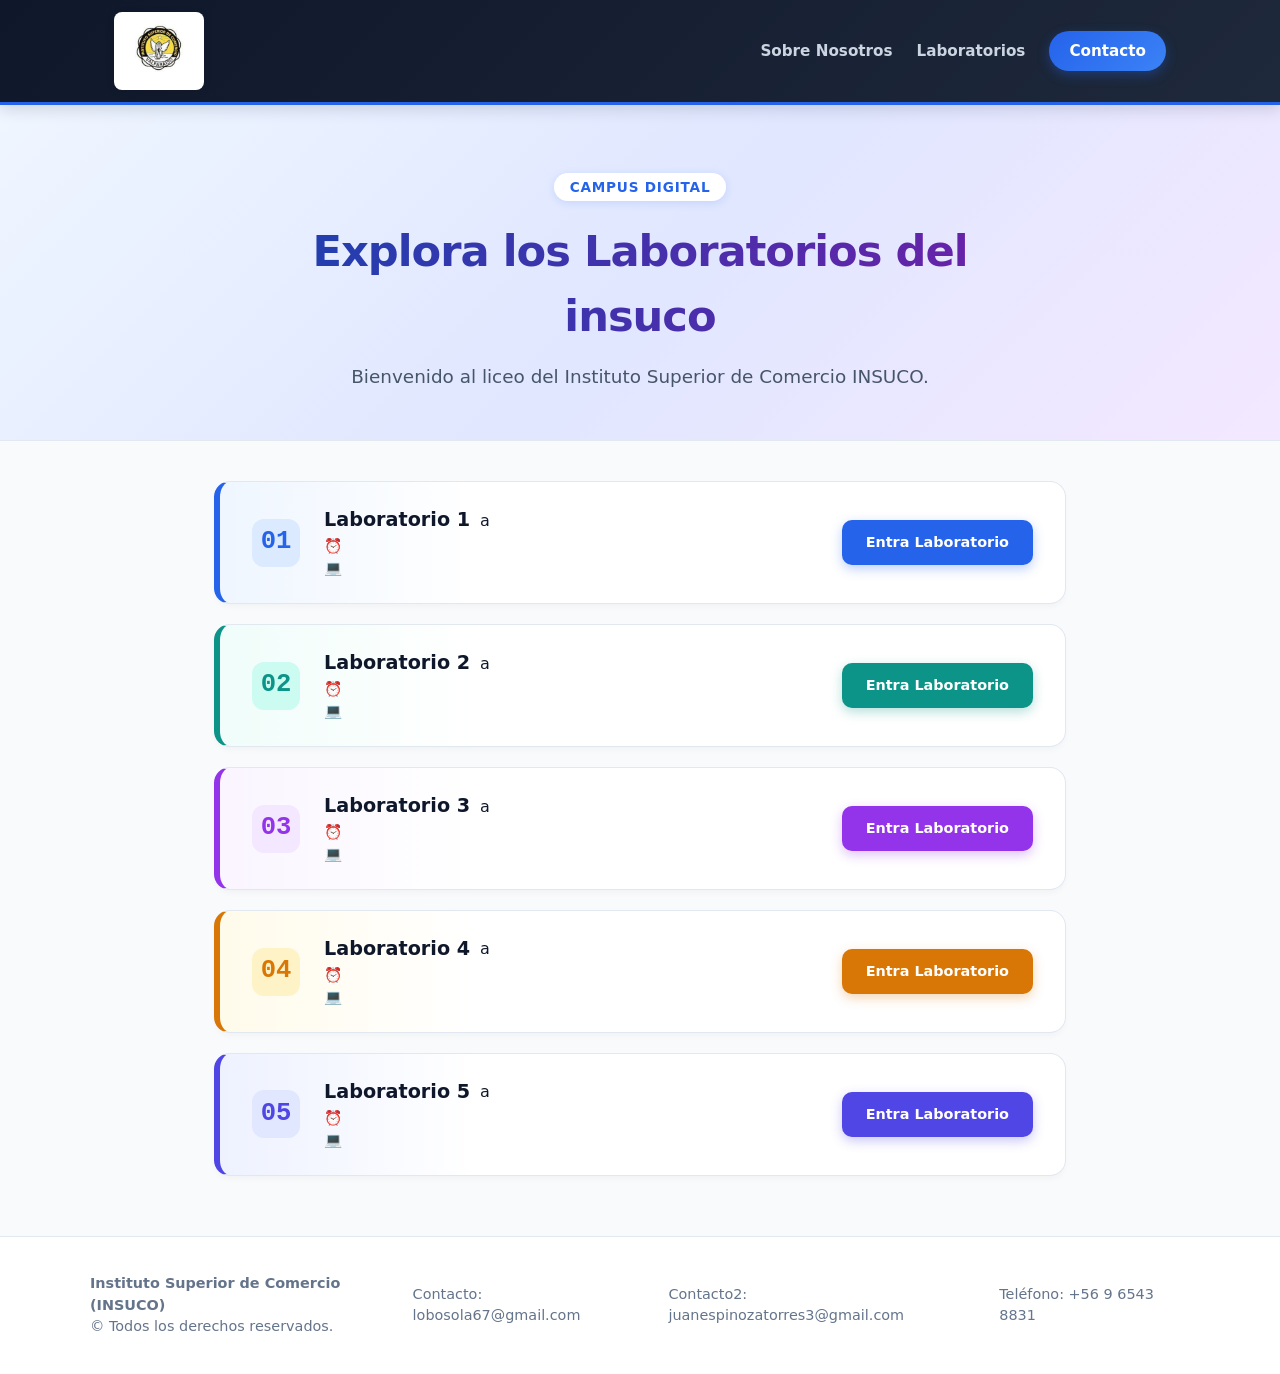
<file: Lab/index.html>
<!DOCTYPE html>
<html lang="es">
<head>
    <meta charset="UTF-8">
    <meta name="viewport" content="width=device-width, initial-scale=1.0">
    <title>Plataforma de Laboratorios - INSUCO</title>
    <!-- Vinculación con la hoja de estilos general -->
    <link rel="stylesheet" href="diseño_in.css">
</head>
<body>

    <!-- =========================================
         BARRA DE NAVEGACIÓN SUPERIOR (NAVBAR)
         ========================================= -->
    <header class="navbar">
        <div class="nav-container">
            <!-- Insignia del Logo Institucional -->
            <div class="logo-container">
                <img src="insuco.jpg" alt="Instituto Superior de Comercio Valparaíso" class="site-logo">
            </div>
            <!-- Menú de Enlaces Rápidos -->
            <div class="nav-links">
                
                <a href="sobre_mi.html">Sobre Nosotros</a>
                <a href="#laboratorios">Laboratorios</a>
                <a href="formulario.html" class="btn-contact">Contacto</a>
            </div>
        </div>
    </header>

    <!-- =========================================
         SECCIÓN HERO / PRESENTACIÓN DE LA PLATAFORMA
         ========================================= -->
    <section class="hero-section">
        <div class="hero-content">
            <span class="pill-tag">Campus Digital</span>
            <h1>Explora los Laboratorios del insuco</h1>
            <p>Bienvenido al liceo del Instituto Superior de Comercio INSUCO.</p>
        </div>
    </section>

    <!-- =========================================
         LISTADO PRINCIPAL DE LABORATORIOS Y ESTADOS
         ========================================= -->
    <main class="main-container" id="laboratorios">
        <div class="labs-list">

            <!-- Módulo 1: Laboratorio 1 (Azul) -->
            <div class="lab-row border-blue">
                <div class="lab-info">
                    <span class="lab-number">01</span>
                    <div class="lab-details">
                        <div style="display: flex; align-items: center; gap: 10px;">
                            <h3>Laboratorio 1</h3>
                            <!-- Etiqueta de estado -->
                            <span class="status-pill status-occupied">a</span>
                        </div>
                        <!-- Información de disponibilidad y equipamiento -->
                        <p class="lab-schedule">⏰ </p>
                        <p class="lab-meta">💻 </p>
                    </div>
                </div>
                <div class="lab-action">
                    <a href="laboratorio1.html" class="btn-primary">Entra Laboratorio</a>
                </div>
            </div>

            <!-- Módulo 2: Laboratorio 2 (Verde Teal) -->
            <div class="lab-row border-teal">
                <div class="lab-info">
                    <span class="lab-number">02</span>
                    <div class="lab-details">
                        <div style="display: flex; align-items: center; gap: 10px;">
                            <h3>Laboratorio 2</h3>
                            <!-- Etiqueta de estado -->
                            <span class="status-pill status-available">a</span>
                        </div>
                        <!-- Información de disponibilidad y equipamiento -->
                        <p class="lab-schedule">⏰ </p>
                        <p class="lab-meta">💻 </p>
                    </div>
                </div>
                <div class="lab-action">
                    <a href="laboratorio2.html" class="btn-primary">Entra Laboratorio</a>
                </div>
            </div>

            <!-- Módulo 3: Laboratorio 3 (Púrpura) -->
            <div class="lab-row border-purple">
                <div class="lab-info">
                    <span class="lab-number">03</span>
                    <div class="lab-details">
                        <div style="display: flex; align-items: center; gap: 10px;">
                            <h3>Laboratorio 3</h3>
                            <!-- Etiqueta de estado -->
                            <span class="status-pill status-occupied">a</span>
                        </div>
                        <!-- Información de disponibilidad y equipamiento -->
                        <p class="lab-schedule">⏰</p>
                        <p class="lab-meta">💻 </p>
                    </div>
                </div>
                <div class="lab-action">
                    <a href="laboratorio3.html" class="btn-primary">Entra Laboratorio</a>
                </div>
            </div>

            <!-- Módulo 4: Laboratorio 4 (Ámbar) -->
            <div class="lab-row border-amber">
                <div class="lab-info">
                    <span class="lab-number">04</span>
                    <div class="lab-details">
                        <div style="display: flex; align-items: center; gap: 10px;">
                            <h3>Laboratorio 4</h3>
                            <!-- Etiqueta de estado -->
                            <span class="status-pill status-available">a</span>
                        </div>
                        <!-- Información de disponibilidad y equipamiento -->
                        <p class="lab-schedule">⏰ </p>
                        <p class="lab-meta">💻 </p>
                    </div>
                </div>
                <div class="lab-action">
                    <a href="laboratorio4.html" class="btn-primary">Entra Laboratorio</a>
                </div>
            </div>

            <!-- Módulo 5: Laboratorio 5 (Índigo) -->
            <div class="lab-row border-indigo">
                <div class="lab-info">
                    <span class="lab-number">05</span>
                    <div class="lab-details">
                        <div style="display: flex; align-items: center; gap: 10px;">
                            <h3>Laboratorio 5</h3>
                            <!-- Etiqueta de estado -->
                            <span class="status-pill status-occupied">a</span>
                        </div>
                        <!-- Información de disponibilidad y equipamiento -->
                        <p class="lab-schedule">⏰ </p>
                        <p class="lab-meta">💻 </p>
                    </div>
                </div>
                <div class="lab-action">
                    <a href="laboratorio5.html" class="btn-primary">Entra Laboratorio</a>
                </div>
            </div>

        </div>
    </main>

    <!-- =========================================
         PIE DE PÁGINA INSTITUCIONAL (FOOTER)
         ========================================= -->
    <footer class="footer">
        <div class="footer-container">
            <div class="footer-info">
                <strong>Instituto Superior de Comercio (INSUCO)</strong>
                <p>© Todos los derechos reservados.</p>
            </div>
            <div class="footer-contact">
                <span>Contacto: lobosola67@gmail.com</span>
                <span>Contacto2: juanespinozatorres3@gmail.com</span>
                <span>Teléfono: +56 9 6543 8831</span>
            </div>
        </div>
    </footer>

</body>
</html>
</file>
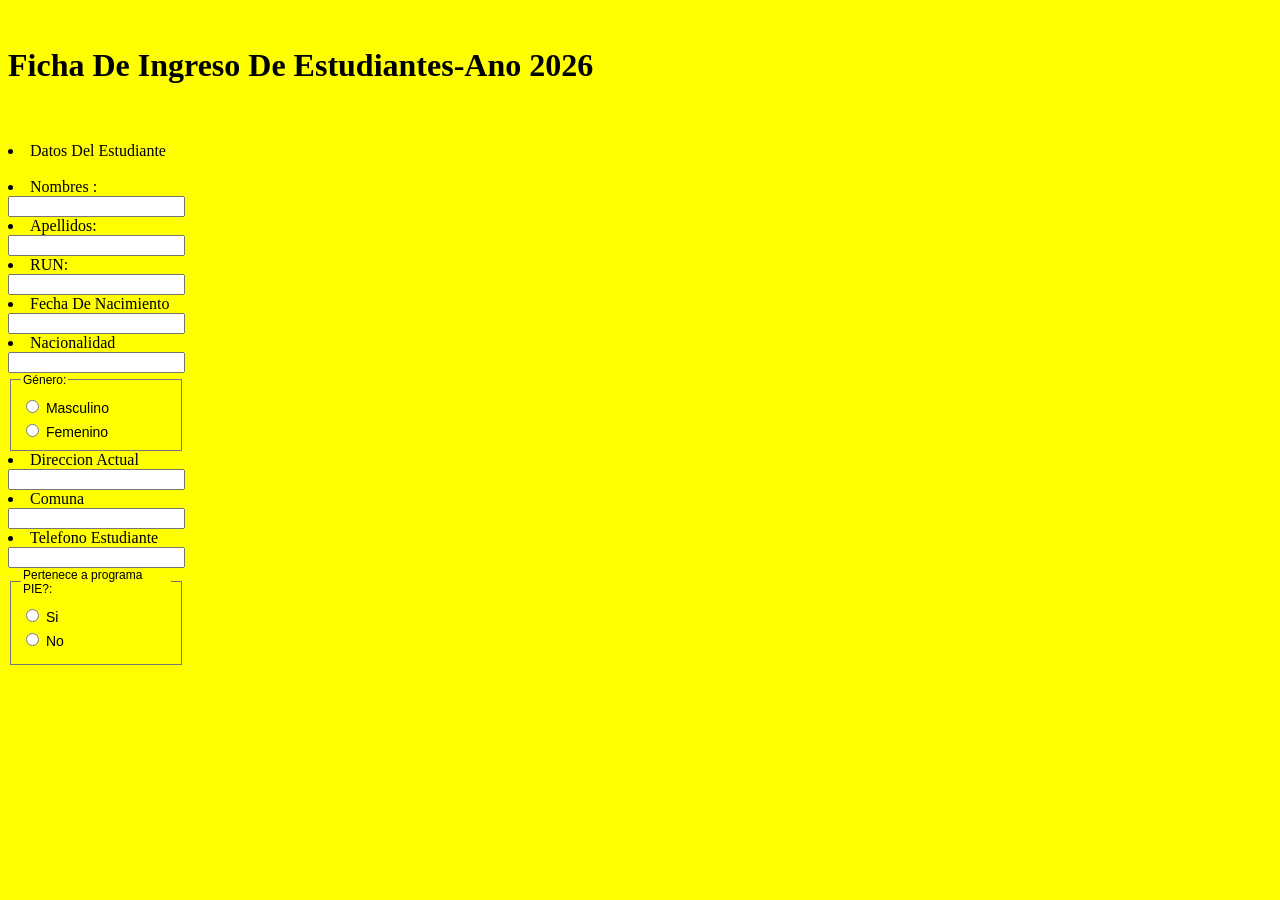
<file: formulario.html>
<!DOCTYPE html>
<head>
    <br>
    <h1> Ficha De Ingreso De Estudiantes-Ano 2026 </h1>
    <br>
    <br>
    <li> Datos Del Estudiante </li>
    <br>
    <form>
        <li><label> Nombres  : </label></li>
        <input type="nombre">
        <li><label> Apellidos: </label></li>
        <input type="apellido">
        <li><label> RUN: </label></li>
        <input type="rut">
        <li><label> Fecha De Nacimiento </label></li>
        <input type="fecha de nacimiento">
        <li><label> Nacionalidad </label></li>
        <input type="nacionalidad">
        <fieldset style="border: 1px solid #777; padding: 10px; width: 150px; font-family: Arial, sans-serid;">
            <legend style="font-size: 12px; ">Género:</legend>
            <label style="font-size: 14px; display: block; margin-bottom: 5px;">
                <input type="radio" name="genero" value="Masculino"> Masculino
            </label>

            <label style="font-size: 14px; display: block;">
                <input type="radio" name="genero" value="Femenino"> Femenino
            </label>
        </fieldset>
        <li><label> Direccion Actual </label></li>
        <input type="direccion">
        <li><label> Comuna </label></li>
        <input type="comuna">
        <li><label> Telefono Estudiante </label></li>
        <input type="telefono">
    </form>
</head>
<body bgcolor="YELLOW"></body>
<footer>
    <fieldset style="border: 1px solid #777; padding: 10px; width: 150px; font-family: Arial, sans-serid;">
            <legend style="font-size: 12px; ">Pertenece a programa PIE?:</legend>
            <label style="font-size: 14px; display: block; margin-bottom: 5px;">
                <input type="radio" name="PIE" value="SI"> Si
            </label>
            <label style="font-size: 14px; display: block; margin-bottom: 5px;">
                <input type="radio" name="PIE" value="No"> No
            </label>
</footer>
</file>
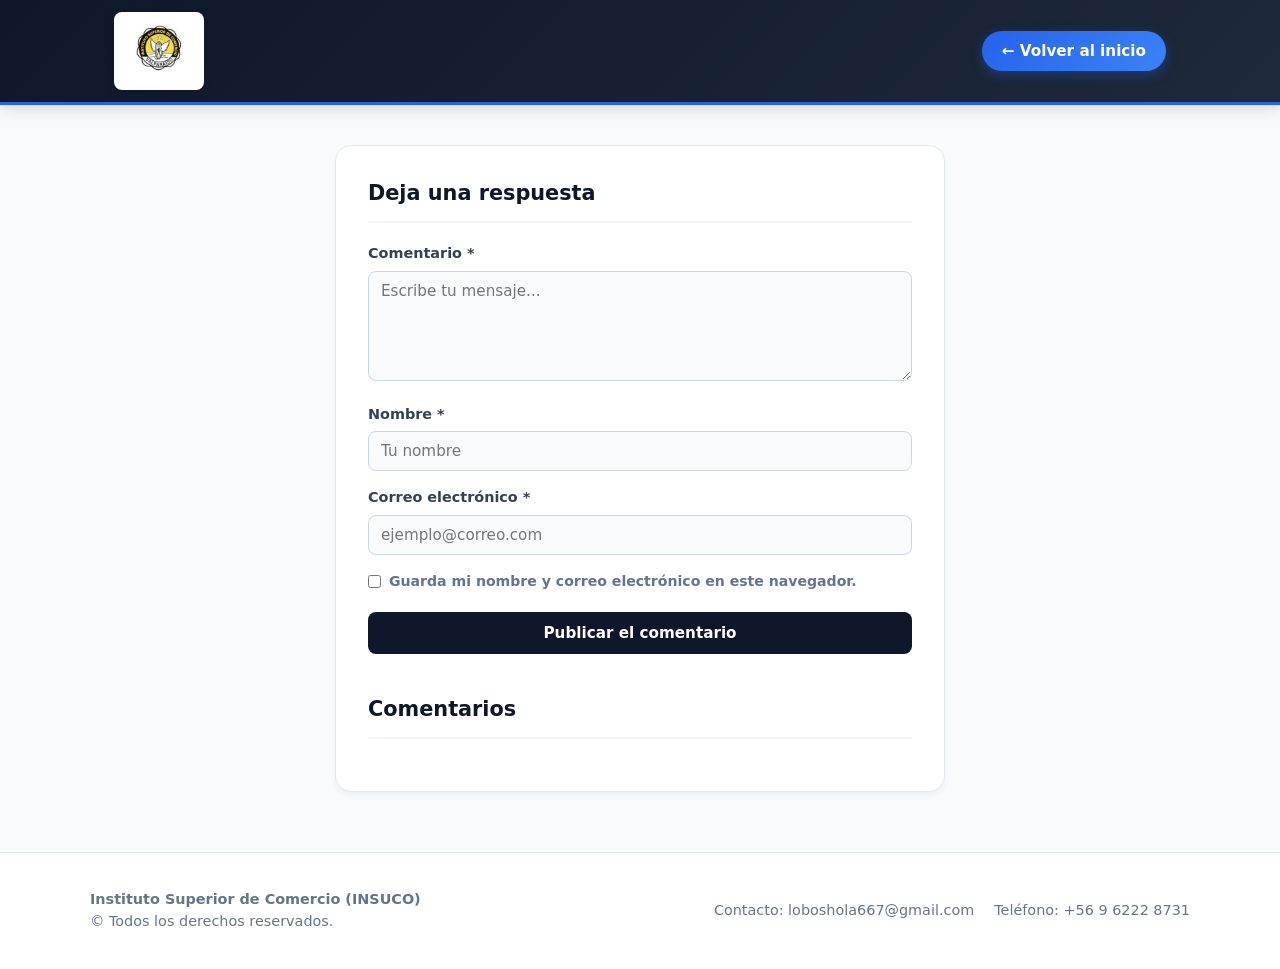
<file: Lab/formulario.html>
<!DOCTYPE html>
<html lang="es">
<head>
    <meta charset="UTF-8">
    <meta name="viewport" content="width=device-width, initial-scale=1.0">
    <title>Contacto - INSUCO</title>
    <link rel="stylesheet" href="for.css">
</head>
<body>

    <!-- Header Principal -->
    <header class="navbar">
        <div class="nav-container">
            <div class="logo-container">
                <img src="insuco.jpg" alt="Instituto Superior de Comercio Valparaíso" class="site-logo">
            </div>
            <div class="nav-links">
                <a href="index.html" class="btn-back">← Volver al inicio</a>
            </div>
        </div>
    </header>

    <!-- Contenedor del Formulario -->
    <main class="form-wrapper">
        <div class="form-card">
            <h3>Deja una respuesta</h3>
            <form id="f">
                <div class="form-group">
                    <label for="txt">Comentario *</label>
                    <textarea id="txt" required placeholder="Escribe tu mensaje..."></textarea>
                </div>

                <div class="form-group">
                    <label for="nom">Nombre *</label>
                    <input type="text" id="nom" required placeholder="Tu nombre">
                </div>

                <div class="form-group">
                    <label for="cor">Correo electrónico *</label>
                    <input type="email" id="cor" required placeholder="ejemplo@correo.com">
                </div>
                
                <label class="checkbox-container">
                    <input type="checkbox" id="chk"> 
                    <span>Guarda mi nombre y correo electrónico en este navegador.</span>
                </label>

                <button type="submit" class="btn-submit">Publicar el comentario</button>
            </form>

            <h3 class="comments-title">Comentarios</h3>
            <div id="box"></div>
        </div>
    </main>

    <!-- Pie de Página -->
    <footer class="footer">
        <div class="footer-container">
            <div class="footer-info">
                <strong>Instituto Superior de Comercio (INSUCO)</strong>
                <p>© Todos los derechos reservados.</p>
            </div>
            <div class="footer-contact">
                <span>Contacto: loboshola667@gmail.com</span>
                <span>Teléfono: +56 9 6222 8731</span>
            </div>
        </div>
    </footer>

    <script>
      const form = document.getElementById('f');
      const nom = document.getElementById('nom'), cor = document.getElementById('cor'), txt = document.getElementById('txt'), chk = document.getElementById('chk');

      window.onload = () => {
        if (localStorage.getItem('g') === 'true') {
          nom.value = localStorage.getItem('n');
          cor.value = localStorage.getItem('c');
          chk.checked = true;
        }
      };

      form.onsubmit = (e) => {
        e.preventDefault();

        if (chk.checked) {
          localStorage.setItem('g', 'true');
          localStorage.setItem('n', nom.value);
          localStorage.setItem('c', cor.value);
        } else {
          localStorage.clear();
        }
        let n = document.createElement('div');
        n.className = 'item';
        n.innerHTML = `<strong>${nom.value}</strong><p style="margin:4px 0 0; color:#555;">${txt.value}</p>`;
        document.getElementById('box').prepend(n);

        txt.value = '';
        if (!chk.checked) { nom.value = ''; cor.value = ''; }
      };
    </script>

</body>
</html>
</file>
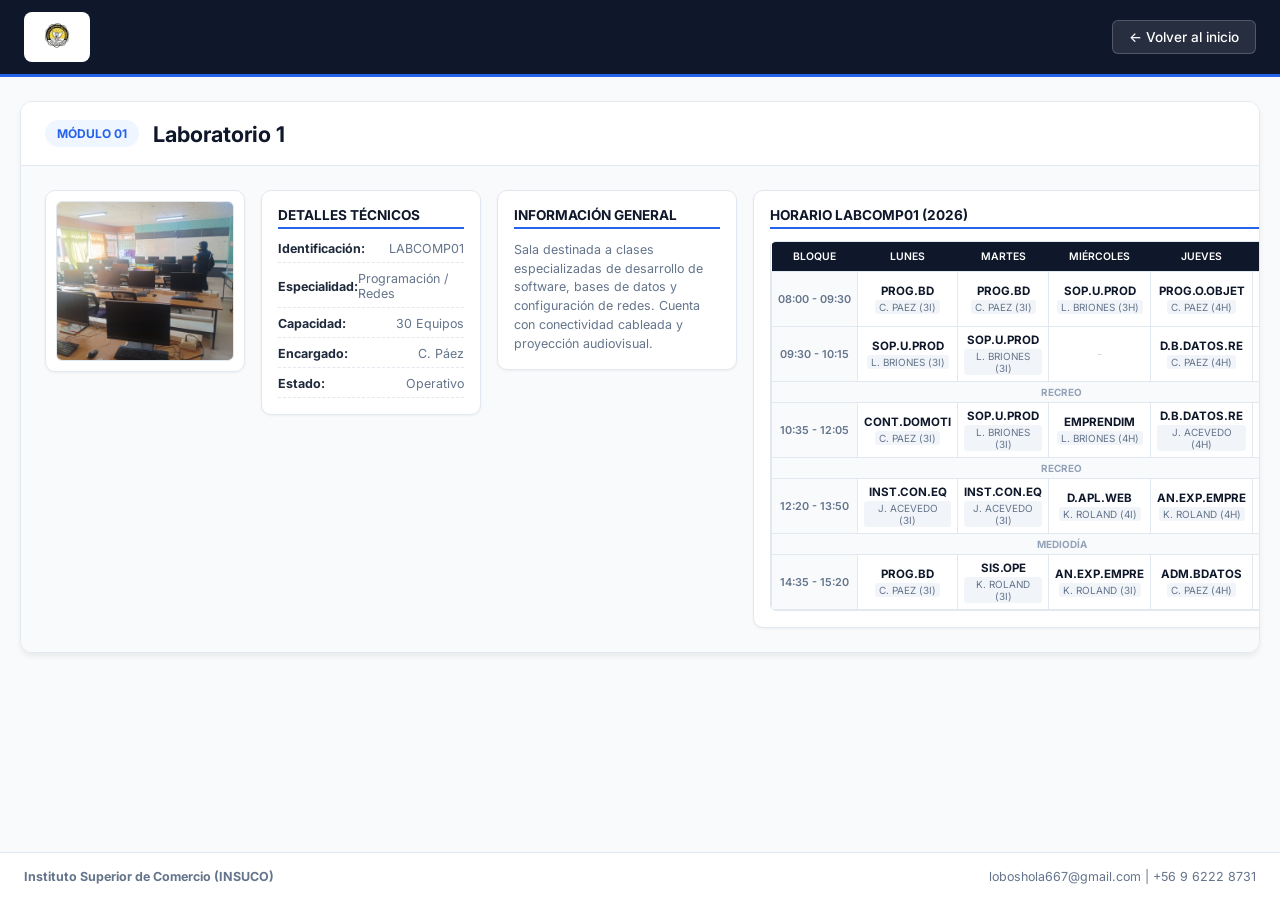
<file: Lab/laboratorio1.html>
<!DOCTYPE html>
<html lang="es">
<head>
    <meta charset="UTF-8">
    <meta name="viewport" content="width=device-width, initial-scale=1.0">
    <title>Laboratorio 1 - INSUCO</title>
    <link rel="stylesheet" href="lab1.css">
</head>
<body>
    <header class="navbar">
        <div class="nav-container">
            <div class="logo-container"><img src="insuco.jpg" alt="INSUCO" class="site-logo"></div>
            <a href="index.html" class="btn-back-header">← Volver al inicio</a>
        </div>
    </header>

    <main class="main-layout">
        <div class="lab-card">
            <div class="lab-header">
                <span class="lab-badge">Módulo 01</span>
                <h1 class="lab-title">Laboratorio 1</h1>
            </div>
            
            <div class="lab-body">
                <!-- 1. FOTO -->
                <div class="lab-card-item blank-canvas">
                    <img src="sala lab1.jpg" alt="Sala de Laboratorio 1" class="lab-image">
                </div>

                <!-- 2. DETALLES TÉCNICOS -->
                <div class="lab-card-item info-box">
                    <h3>Detalles Técnicos</h3>
                    <ul class="info-list">
                        <li><strong>Identificación:</strong> LABCOMP01</li>
                        <li><strong>Especialidad:</strong> Programación / Redes</li>
                        <li><strong>Capacidad:</strong> 30 Equipos</li>
                        <li><strong>Encargado:</strong> C. Páez</li>
                        <li><strong>Estado:</strong> Operativo</li>
                    </ul>
                </div>

                <!-- 3. INFORMACIÓN GENERAL -->
                <div class="lab-card-item info-box">
                    <h3>Información General</h3>
                    <p class="info-text">
                        Sala destinada a clases especializadas de desarrollo de software, bases de datos y configuración de redes. Cuenta con conectividad cableada y proyección audiovisual.
                    </p>
                </div>

                <!-- 4. HORARIO -->
                <div class="lab-card-item schedule-section">
                    <h3 class="schedule-title">Horario LABCOMP01 (2026)</h3>
                    <div class="schedule-container">
                        <table class="schedule-table">
                            <thead>
                                <tr>
                                    <th>Bloque</th>
                                    <th>Lunes</th>
                                    <th>Martes</th>
                                    <th>Miércoles</th>
                                    <th>Jueves</th>
                                    <th>Viernes</th>
                                </tr>
                            </thead>
                            <tbody>
                                <tr>
                                    <td class="time-col">08:00 - 09:30</td>
                                    <td><span class="subject">PROG.BD</span><span class="teacher">C. PAEZ (3I)</span></td>
                                    <td><span class="subject">PROG.BD</span><span class="teacher">C. PAEZ (3I)</span></td>
                                    <td><span class="subject">SOP.U.PROD</span><span class="teacher">L. BRIONES (3H)</span></td>
                                    <td><span class="subject">PROG.O.OBJET</span><span class="teacher">C. PAEZ (4H)</span></td>
                                    <td><span class="subject">I.CON.REDES</span><span class="teacher">J. ACEVEDO (4I)</span></td>
                                </tr>
                                <tr>
                                    <td class="time-col">09:30 - 10:15</td>
                                    <td><span class="subject">SOP.U.PROD</span><span class="teacher">L. BRIONES (3I)</span></td>
                                    <td><span class="subject">SOP.U.PROD</span><span class="teacher">L. BRIONES (3I)</span></td>
                                    <td class="empty-cell">-</td>
                                    <td><span class="subject">D.B.DATOS.RE</span><span class="teacher">C. PAEZ (4H)</span></td>
                                    <td><span class="subject">D.B.DATOS.RE</span><span class="teacher">J. ACEVEDO (4I)</span></td>
                                </tr>
                                <tr class="break-row"><td colspan="6">RECREO</td></tr>
                                <tr>
                                    <td class="time-col">10:35 - 12:05</td>
                                    <td><span class="subject">CONT.DOMOTI</span><span class="teacher">C. PAEZ (3I)</span></td>
                                    <td><span class="subject">SOP.U.PROD</span><span class="teacher">L. BRIONES (3I)</span></td>
                                    <td><span class="subject">EMPRENDIM</span><span class="teacher">L. BRIONES (4H)</span></td>
                                    <td><span class="subject">D.B.DATOS.RE</span><span class="teacher">J. ACEVEDO (4H)</span></td>
                                    <td><span class="subject">PROG.O.OBJET</span><span class="teacher">C. PAEZ (4I)</span></td>
                                </tr>
                                <tr class="break-row"><td colspan="6">RECREO</td></tr>
                                <tr>
                                    <td class="time-col">12:20 - 13:50</td>
                                    <td><span class="subject">INST.CON.EQ</span><span class="teacher">J. ACEVEDO (3I)</span></td>
                                    <td><span class="subject">INST.CON.EQ</span><span class="teacher">J. ACEVEDO (3I)</span></td>
                                    <td><span class="subject">D.APL.WEB</span><span class="teacher">K. ROLAND (4I)</span></td>
                                    <td><span class="subject">AN.EXP.EMPRE</span><span class="teacher">K. ROLAND (4H)</span></td>
                                    <td><span class="subject">D.APL.WEB</span><span class="teacher">K. ROLAND (4I)</span></td>
                                </tr>
                                <tr class="break-row"><td colspan="6">MEDIODÍA</td></tr>
                                <tr>
                                    <td class="time-col">14:35 - 15:20</td>
                                    <td><span class="subject">PROG.BD</span><span class="teacher">C. PAEZ (3I)</span></td>
                                    <td><span class="subject">SIS.OPE</span><span class="teacher">K. ROLAND (3I)</span></td>
                                    <td><span class="subject">AN.EXP.EMPRE</span><span class="teacher">K. ROLAND (3I)</span></td>
                                    <td><span class="subject">ADM.BDATOS</span><span class="teacher">C. PAEZ (4H)</span></td>
                                    <td><span class="subject">ADM.BDATOS</span><span class="teacher">C. PAEZ (4I)</span></td>
                                </tr>
                            </tbody>
                        </table>
                    </div>
                </div>
            </div>
        </div>
    </main>

    <footer class="footer">
        <div class="footer-container">
            <span><strong>Instituto Superior de Comercio (INSUCO)</strong></span>
            <span>loboshola667@gmail.com | +56 9 6222 8731</span>
        </div>
    </footer>
</body>
</html>
</file>
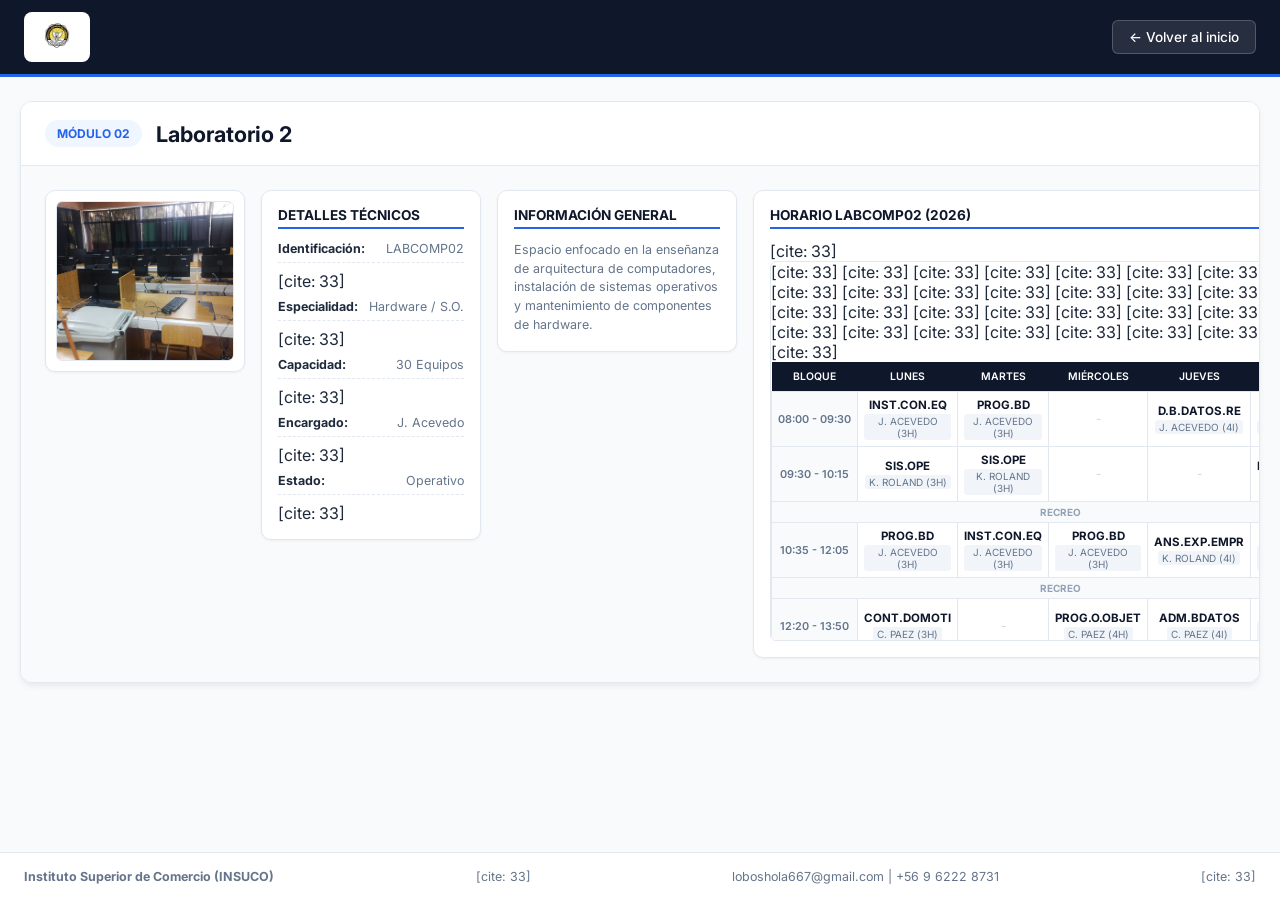
<file: Lab/laboratorio2.html>
<!DOCTYPE html>
<html lang="es">
<head>
    <meta charset="UTF-8">
    <meta name="viewport" content="width=device-width, initial-scale=1.0">
    <title>Laboratorio 2 - INSUCO</title>
    <link rel="stylesheet" href="lab2.css">
</head>
<body>
    <header class="navbar">
        <div class="nav-container">
            <div class="logo-container"><img src="insuco.jpg" alt="INSUCO" class="site-logo"></div>
            <a href="index.html" class="btn-back-header">← Volver al inicio</a>
        </div>
    </header>

    <main class="main-layout">
        <div class="lab-card">
            <div class="lab-header">
                <span class="lab-badge">Módulo 02</span>
                <h1 class="lab-title">Laboratorio 2</h1>
            </div>
            
            <div class="lab-body">
                <!-- 1. FOTO -->
                <div class="lab-card-item blank-canvas">
                    <img src="sala lab2.jpg" alt="Sala de Laboratorio 2" class="lab-image">
                </div>

                <!-- 2. DETALLES TÉCNICOS -->
                <div class="lab-card-item info-box">
                    <h3>Detalles Técnicos</h3>
                    <ul class="info-list">
                        <li><strong>Identificación:</strong> LABCOMP02</li>[cite: 33]
                        <li><strong>Especialidad:</strong> Hardware / S.O.</li>[cite: 33]
                        <li><strong>Capacidad:</strong> 30 Equipos</li>[cite: 33]
                        <li><strong>Encargado:</strong> J. Acevedo</li>[cite: 33]
                        <li><strong>Estado:</strong> Operativo</li>[cite: 33]
                    </ul>
                </div>

                <!-- 3. INFORMACIÓN GENERAL -->
                <div class="lab-card-item info-box">
                    <h3>Información General</h3>
                    <p class="info-text">
                        Espacio enfocado en la enseñanza de arquitectura de computadores, instalación de sistemas operativos y mantenimiento de componentes de hardware.
                    </p>
                </div>

                <!-- 4. HORARIO -->
                <div class="lab-card-item schedule-section">
                    <h3 class="schedule-title">Horario LABCOMP02 (2026)</h3>[cite: 33]
                    <div class="schedule-container">
                        <table class="schedule-table">
                            <thead>
                                <tr>
                                    <th>Bloque</th>
                                    <th>Lunes</th>
                                    <th>Martes</th>
                                    <th>Miércoles</th>
                                    <th>Jueves</th>
                                    <th>Viernes</th>
                                </tr>
                            </thead>
                            <tbody>
                                <tr>
                                    <td class="time-col">08:00 - 09:30</td>[cite: 33]
                                    <td><span class="subject">INST.CON.EQ</span><span class="teacher">J. ACEVEDO (3H)</span></td>[cite: 33]
                                    <td><span class="subject">PROG.BD</span><span class="teacher">J. ACEVEDO (3H)</span></td>[cite: 33]
                                    <td class="empty-cell">-</td>[cite: 33]
                                    <td><span class="subject">D.B.DATOS.RE</span><span class="teacher">J. ACEVEDO (4I)</span></td>[cite: 33]
                                    <td><span class="subject">D.A.WEB</span><span class="teacher">K. ROLAND (4H)</span></td>[cite: 33]
                                </tr>
                                <tr>
                                    <td class="time-col">09:30 - 10:15</td>[cite: 33]
                                    <td><span class="subject">SIS.OPE</span><span class="teacher">K. ROLAND (3H)</span></td>[cite: 33]
                                    <td><span class="subject">SIS.OPE</span><span class="teacher">K. ROLAND (3H)</span></td>[cite: 33]
                                    <td class="empty-cell">-</td>[cite: 33]
                                    <td class="empty-cell">-</td>[cite: 33]
                                    <td><span class="subject">PROG.O.OBJET</span><span class="teacher">C. PAEZ (4H)</span></td>[cite: 33]
                                </tr>
                                <tr class="break-row"><td colspan="6">RECREO</td></tr>[cite: 33]
                                <tr>
                                    <td class="time-col">10:35 - 12:05</td>[cite: 33]
                                    <td><span class="subject">PROG.BD</span><span class="teacher">J. ACEVEDO (3H)</span></td>[cite: 33]
                                    <td><span class="subject">INST.CON.EQ</span><span class="teacher">J. ACEVEDO (3H)</span></td>[cite: 33]
                                    <td><span class="subject">PROG.BD</span><span class="teacher">J. ACEVEDO (3H)</span></td>[cite: 33]
                                    <td><span class="subject">ANS.EXP.EMPR</span><span class="teacher">K. ROLAND (4I)</span></td>[cite: 33]
                                    <td><span class="subject">I.CON.REDES</span><span class="teacher">J. ACEVEDO (4H)</span></td>[cite: 33]
                                </tr>
                                <tr class="break-row"><td colspan="6">RECREO</td></tr>[cite: 33]
                                <tr>
                                    <td class="time-col">12:20 - 13:50</td>[cite: 33]
                                    <td><span class="subject">CONT.DOMOTI</span><span class="teacher">C. PAEZ (3H)</span></td>[cite: 33]
                                    <td class="empty-cell">-</td>[cite: 33]
                                    <td><span class="subject">PROG.O.OBJET</span><span class="teacher">C. PAEZ (4H)</span></td>[cite: 33]
                                    <td><span class="subject">ADM.BDATOS</span><span class="teacher">C. PAEZ (4I)</span></td>[cite: 33]
                                    <td><span class="subject">D.B.DATOS.RE</span><span class="teacher">J. ACEVEDO (4H)</span></td>[cite: 33]
                                </tr>
                                <tr class="break-row"><td colspan="6">MEDIODÍA</td></tr>[cite: 33]
                                <tr>
                                    <td class="time-col">14:35 - 16:05</td>[cite: 33]
                                    <td><span class="subject">SOP.U.PROD</span><span class="teacher">L. BRIONES (3H)</span></td>[cite: 33]
                                    <td><span class="subject">SOP.U.PROD</span><span class="teacher">L. BRIONES (3H)</span></td>[cite: 33]
                                    <td class="empty-cell">-</td>[cite: 33]
                                    <td class="empty-cell">-</td>[cite: 33]
                                    <td class="empty-cell">-</td>[cite: 33]
                                </tr>
                            </tbody>
                        </table>
                    </div>
                </div>
            </div>
        </div>
    </main>

    <footer class="footer">
        <div class="footer-container">
            <span><strong>Instituto Superior de Comercio (INSUCO)</strong></span>[cite: 33]
            <span>loboshola667@gmail.com | +56 9 6222 8731</span>[cite: 33]
        </div>
    </footer>
</body>
</html>
</file>
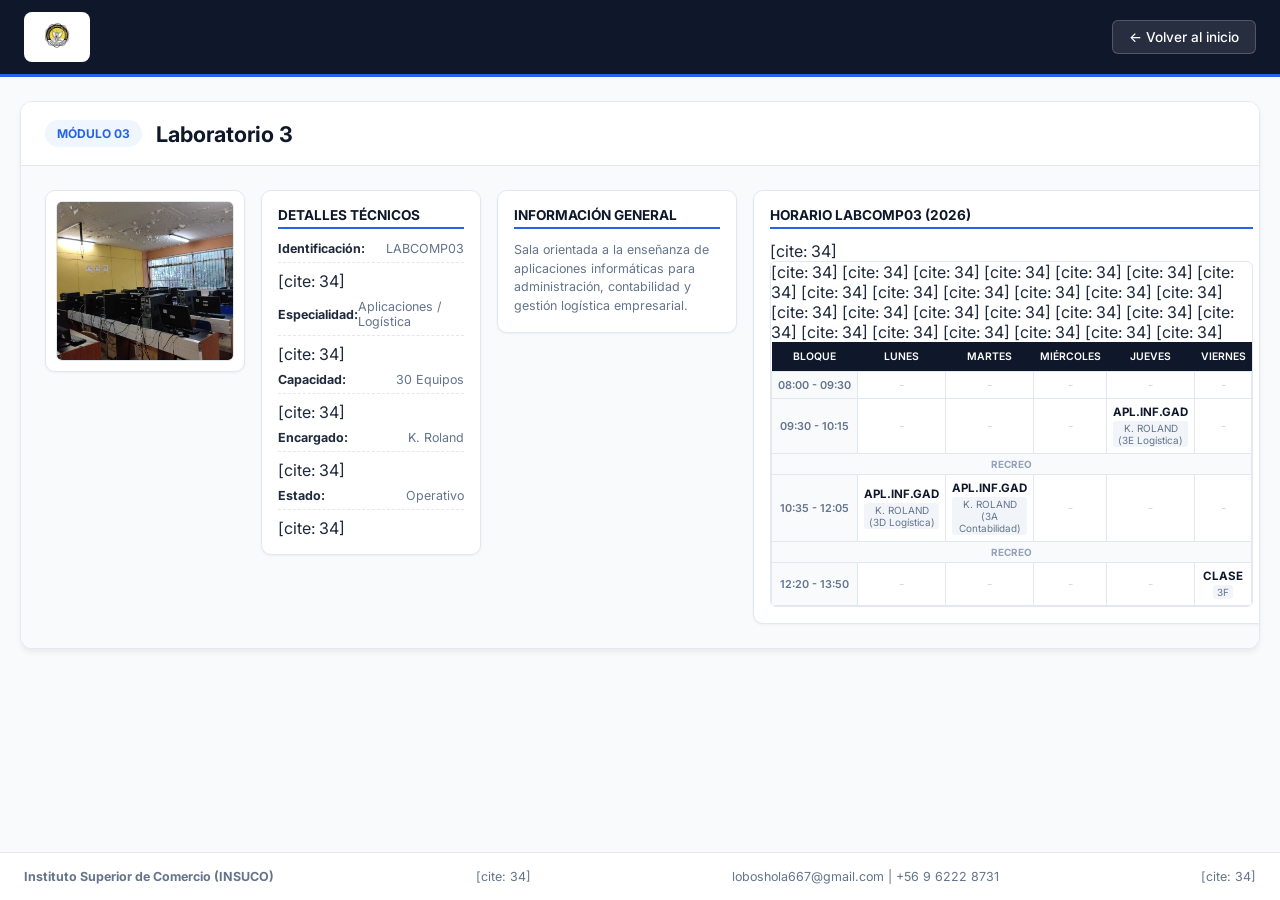
<file: Lab/laboratorio3.html>
<!DOCTYPE html>
<html lang="es">
<head>
    <meta charset="UTF-8">
    <meta name="viewport" content="width=device-width, initial-scale=1.0">
    <title>Laboratorio 3 - INSUCO</title>
    <link rel="stylesheet" href="lab3.css">
</head>
<body>
    <header class="navbar">
        <div class="nav-container">
            <div class="logo-container"><img src="insuco.jpg" alt="INSUCO" class="site-logo"></div>
            <a href="index.html" class="btn-back-header">← Volver al inicio</a>
        </div>
    </header>

    <main class="main-layout">
        <div class="lab-card">
            <div class="lab-header">
                <span class="lab-badge">Módulo 03</span>
                <h1 class="lab-title">Laboratorio 3</h1>
            </div>
            
            <div class="lab-body">
                <!-- 1. FOTO -->
                <div class="lab-card-item blank-canvas">
                    <img src="sala labs3.jpg" alt="Sala de Laboratorio 3" class="lab-image">
                </div>

                <!-- 2. DETALLES TÉCNICOS -->
                <div class="lab-card-item info-box">
                    <h3>Detalles Técnicos</h3>
                    <ul class="info-list">
                        <li><strong>Identificación:</strong> LABCOMP03</li>[cite: 34]
                        <li><strong>Especialidad:</strong> Aplicaciones / Logística</li>[cite: 34]
                        <li><strong>Capacidad:</strong> 30 Equipos</li>[cite: 34]
                        <li><strong>Encargado:</strong> K. Roland</li>[cite: 34]
                        <li><strong>Estado:</strong> Operativo</li>[cite: 34]
                    </ul>
                </div>

                <!-- 3. INFORMACIÓN GENERAL -->
                <div class="lab-card-item info-box">
                    <h3>Información General</h3>
                    <p class="info-text">
                        Sala orientada a la enseñanza de aplicaciones informáticas para administración, contabilidad y gestión logística empresarial.
                    </p>
                </div>

                <!-- 4. HORARIO -->
                <div class="lab-card-item schedule-section">
                    <h3 class="schedule-title">Horario LABCOMP03 (2026)</h3>[cite: 34]
                    <div class="schedule-container">
                        <table class="schedule-table">
                            <thead>
                                <tr>
                                    <th>Bloque</th>
                                    <th>Lunes</th>
                                    <th>Martes</th>
                                    <th>Miércoles</th>
                                    <th>Jueves</th>
                                    <th>Viernes</th>
                                </tr>
                            </thead>
                            <tbody>
                                <tr>
                                    <td class="time-col">08:00 - 09:30</td>[cite: 34]
                                    <td class="empty-cell">-</td>[cite: 34]
                                    <td class="empty-cell">-</td>[cite: 34]
                                    <td class="empty-cell">-</td>[cite: 34]
                                    <td class="empty-cell">-</td>[cite: 34]
                                    <td class="empty-cell">-</td>[cite: 34]
                                </tr>
                                <tr>
                                    <td class="time-col">09:30 - 10:15</td>[cite: 34]
                                    <td class="empty-cell">-</td>[cite: 34]
                                    <td class="empty-cell">-</td>[cite: 34]
                                    <td class="empty-cell">-</td>[cite: 34]
                                    <td><span class="subject">APL.INF.GAD</span><span class="teacher">K. ROLAND (3E Logística)</span></td>[cite: 34]
                                    <td class="empty-cell">-</td>[cite: 34]
                                </tr>
                                <tr class="break-row"><td colspan="6">RECREO</td></tr>[cite: 34]
                                <tr>
                                    <td class="time-col">10:35 - 12:05</td>[cite: 34]
                                    <td><span class="subject">APL.INF.GAD</span><span class="teacher">K. ROLAND (3D Logística)</span></td>[cite: 34]
                                    <td><span class="subject">APL.INF.GAD</span><span class="teacher">K. ROLAND (3A Contabilidad)</span></td>[cite: 34]
                                    <td class="empty-cell">-</td>[cite: 34]
                                    <td class="empty-cell">-</td>[cite: 34]
                                    <td class="empty-cell">-</td>[cite: 34]
                                </tr>
                                <tr class="break-row"><td colspan="6">RECREO</td></tr>[cite: 34]
                                <tr>
                                    <td class="time-col">12:20 - 13:50</td>[cite: 34]
                                    <td class="empty-cell">-</td>[cite: 34]
                                    <td class="empty-cell">-</td>[cite: 34]
                                    <td class="empty-cell">-</td>[cite: 34]
                                    <td class="empty-cell">-</td>[cite: 34]
                                    <td><span class="subject">CLASE</span><span class="teacher">3F</span></td>[cite: 34]
                                </tr>
                            </tbody>
                        </table>
                    </div>
                </div>
            </div>
        </div>
    </main>

    <footer class="footer">
        <div class="footer-container">
            <span><strong>Instituto Superior de Comercio (INSUCO)</strong></span>[cite: 34]
            <span>loboshola667@gmail.com | +56 9 6222 8731</span>[cite: 34]
        </div>
    </footer>
</body>
</html>
</file>
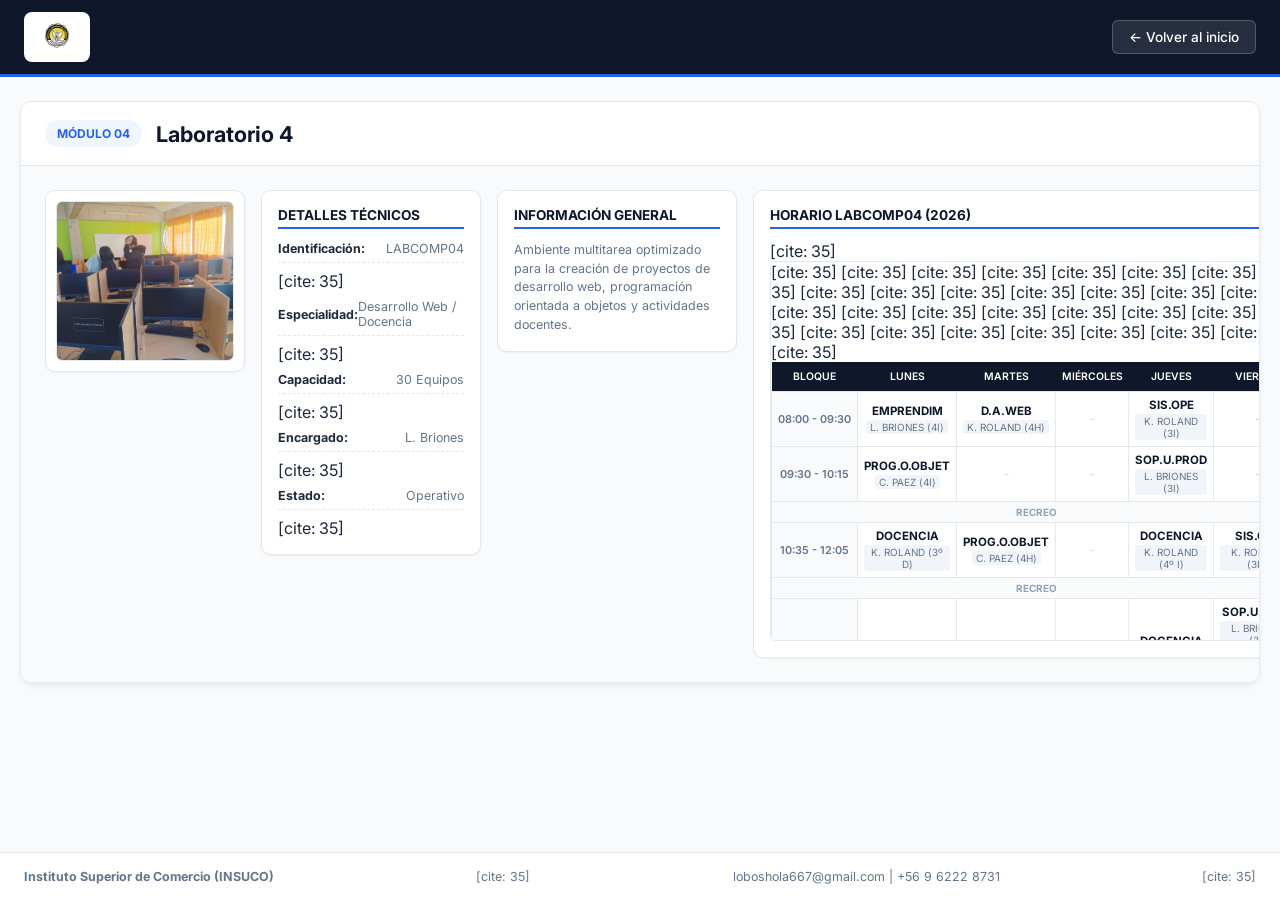
<file: Lab/laboratorio4.html>
<!DOCTYPE html>
<html lang="es">
<head>
    <meta charset="UTF-8">
    <meta name="viewport" content="width=device-width, initial-scale=1.0">
    <title>Laboratorio 4 - INSUCO</title>
    <link rel="stylesheet" href="lab4.css">
</head>
<body>
    <header class="navbar">
        <div class="nav-container">
            <div class="logo-container"><img src="insuco.jpg" alt="INSUCO" class="site-logo"></div>
            <a href="index.html" class="btn-back-header">← Volver al inicio</a>
        </div>
    </header>

    <main class="main-layout">
        <div class="lab-card">
            <div class="lab-header">
                <span class="lab-badge">Módulo 04</span>
                <h1 class="lab-title">Laboratorio 4</h1>
            </div>
            
            <div class="lab-body">
                <!-- 1. FOTO -->
                <div class="lab-card-item blank-canvas">
                    <img src="sala lab4.jpg" alt="Sala de Laboratorio 4" class="lab-image">
                </div>

                <!-- 2. DETALLES TÉCNICOS -->
                <div class="lab-card-item info-box">
                    <h3>Detalles Técnicos</h3>
                    <ul class="info-list">
                        <li><strong>Identificación:</strong> LABCOMP04</li>[cite: 35]
                        <li><strong>Especialidad:</strong> Desarrollo Web / Docencia</li>[cite: 35]
                        <li><strong>Capacidad:</strong> 30 Equipos</li>[cite: 35]
                        <li><strong>Encargado:</strong> L. Briones</li>[cite: 35]
                        <li><strong>Estado:</strong> Operativo</li>[cite: 35]
                    </ul>
                </div>

                <!-- 3. INFORMACIÓN GENERAL -->
                <div class="lab-card-item info-box">
                    <h3>Información General</h3>
                    <p class="info-text">
                        Ambiente multitarea optimizado para la creación de proyectos de desarrollo web, programación orientada a objetos y actividades docentes.
                    </p>
                </div>

                <!-- 4. HORARIO -->
                <div class="lab-card-item schedule-section">
                    <h3 class="schedule-title">Horario LABCOMP04 (2026)</h3>[cite: 35]
                    <div class="schedule-container">
                        <table class="schedule-table">
                            <thead>
                                <tr>
                                    <th>Bloque</th>
                                    <th>Lunes</th>
                                    <th>Martes</th>
                                    <th>Miércoles</th>
                                    <th>Jueves</th>
                                    <th>Viernes</th>
                                </tr>
                            </thead>
                            <tbody>
                                <tr>
                                    <td class="time-col">08:00 - 09:30</td>[cite: 35]
                                    <td><span class="subject">EMPRENDIM</span><span class="teacher">L. BRIONES (4I)</span></td>[cite: 35]
                                    <td><span class="subject">D.A.WEB</span><span class="teacher">K. ROLAND (4H)</span></td>[cite: 35]
                                    <td class="empty-cell">-</td>[cite: 35]
                                    <td><span class="subject">SIS.OPE</span><span class="teacher">K. ROLAND (3I)</span></td>[cite: 35]
                                    <td class="empty-cell">-</td>[cite: 35]
                                </tr>
                                <tr>
                                    <td class="time-col">09:30 - 10:15</td>[cite: 35]
                                    <td><span class="subject">PROG.O.OBJET</span><span class="teacher">C. PAEZ (4I)</span></td>[cite: 35]
                                    <td class="empty-cell">-</td>[cite: 35]
                                    <td class="empty-cell">-</td>[cite: 35]
                                    <td><span class="subject">SOP.U.PROD</span><span class="teacher">L. BRIONES (3I)</span></td>[cite: 35]
                                    <td class="empty-cell">-</td>[cite: 35]
                                </tr>
                                <tr class="break-row"><td colspan="6">RECREO</td></tr>[cite: 35]
                                <tr>
                                    <td class="time-col">10:35 - 12:05</td>[cite: 35]
                                    <td><span class="subject">DOCENCIA</span><span class="teacher">K. ROLAND (3º D)</span></td>[cite: 35]
                                    <td><span class="subject">PROG.O.OBJET</span><span class="teacher">C. PAEZ (4H)</span></td>[cite: 35]
                                    <td class="empty-cell">-</td>[cite: 35]
                                    <td><span class="subject">DOCENCIA</span><span class="teacher">K. ROLAND (4º I)</span></td>[cite: 35]
                                    <td><span class="subject">SIS.OPE</span><span class="teacher">K. ROLAND (3H)</span></td>[cite: 35]
                                </tr>
                                <tr class="break-row"><td colspan="6">RECREO</td></tr>[cite: 35]
                                <tr>
                                    <td class="time-col">12:20 - 13:50</td>[cite: 35]
                                    <td><span class="subject">APL.INF.GAD</span><span class="teacher">L. BRIONES (3F)</span></td>[cite: 35]
                                    <td><span class="subject">PROG.O.OBJET</span><span class="teacher">C. PAEZ (4I)</span></td>[cite: 35]
                                    <td class="empty-cell">-</td>[cite: 35]
                                    <td><span class="subject">DOCENCIA</span><span class="teacher">K. ROLAND (4º D)</span></td>[cite: 35]
                                    <td>
                                        <span class="subject">SOP.U.PROD</span><span class="teacher">L. BRIONES (3I)</span><br>[cite: 35]
                                        <span class="subject">PROG.BD</span><span class="teacher">C. PAEZ (3I)</span>[cite: 35]
                                    </td>
                                </tr>
                                <tr class="break-row"><td colspan="6">MEDIODÍA</td></tr>[cite: 35]
                                <tr>
                                    <td class="time-col">14:35 - 16:05</td>[cite: 35]
                                    <td class="empty-cell">-</td>[cite: 35]
                                    <td>
                                        <span class="subject">PROG.O.OBJET</span><span class="teacher">C. PAEZ (4I)</span><br>[cite: 35]
                                        <span class="subject">ADM.BDATOS</span><span class="teacher">C. PAEZ (4I)</span>[cite: 35]
                                    </td>
                                    <td class="empty-cell">-</td>[cite: 35]
                                    <td class="empty-cell">-</td>[cite: 35]
                                    <td><span class="subject">APL.INF.GAD</span><span class="teacher">K. ROLAND (3D)</span></td>[cite: 35]
                                </tr>
                            </tbody>
                        </table>
                    </div>
                </div>
            </div>
        </div>
    </main>

    <footer class="footer">
        <div class="footer-container">
            <span><strong>Instituto Superior de Comercio (INSUCO)</strong></span>[cite: 35]
            <span>loboshola667@gmail.com | +56 9 6222 8731</span>[cite: 35]
        </div>
    </footer>
</body>
</html>
</file>
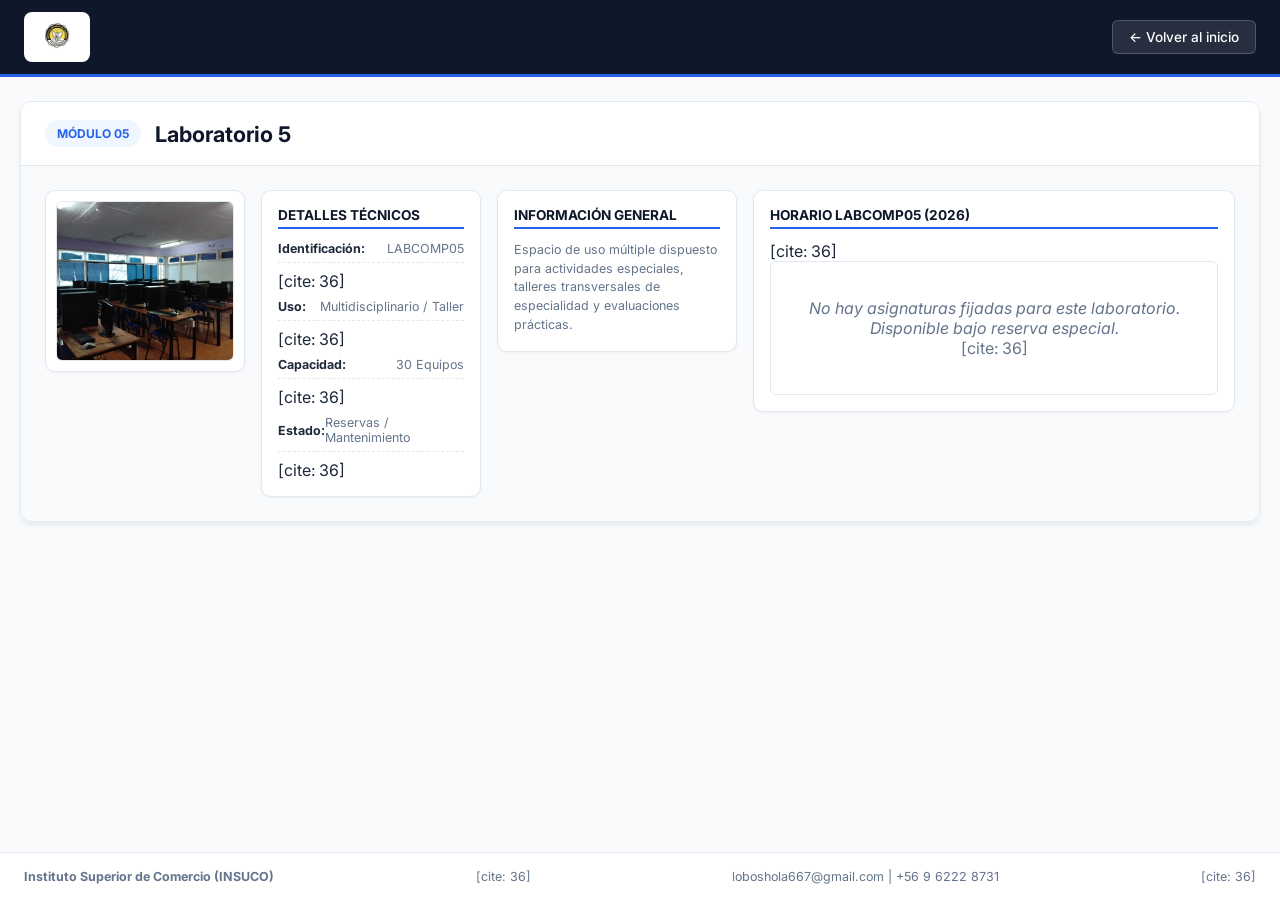
<file: Lab/laboratorio5.html>
<!DOCTYPE html>
<html lang="es">
<head>
    <meta charset="UTF-8">
    <meta name="viewport" content="width=device-width, initial-scale=1.0">
    <title>Laboratorio 5 - INSUCO</title>
    <link rel="stylesheet" href="lab5.css">
</head>
<body>
    <header class="navbar">
        <div class="nav-container">
            <div class="logo-container"><img src="insuco.jpg" alt="INSUCO" class="site-logo"></div>
            <a href="index.html" class="btn-back-header">← Volver al inicio</a>
        </div>
    </header>

    <main class="main-layout">
        <div class="lab-card">
            <div class="lab-header">
                <span class="lab-badge">Módulo 05</span>
                <h1 class="lab-title">Laboratorio 5</h1>
            </div>
            
            <div class="lab-body">
                <!-- 1. FOTO -->
                <div class="lab-card-item blank-canvas">
                    <img src="sala lab5.jpg" alt="Sala de Laboratorio 5" class="lab-image">
                </div>

                <!-- 2. DETALLES TÉCNICOS -->
                <div class="lab-card-item info-box">
                    <h3>Detalles Técnicos</h3>
                    <ul class="info-list">
                        <li><strong>Identificación:</strong> LABCOMP05</li>[cite: 36]
                        <li><strong>Uso:</strong> Multidisciplinario / Taller</li>[cite: 36]
                        <li><strong>Capacidad:</strong> 30 Equipos</li>[cite: 36]
                        <li><strong>Estado:</strong> Reservas / Mantenimiento</li>[cite: 36]
                    </ul>
                </div>

                <!-- 3. INFORMACIÓN GENERAL -->
                <div class="lab-card-item info-box">
                    <h3>Información General</h3>
                    <p class="info-text">
                        Espacio de uso múltiple dispuesto para actividades especiales, talleres transversales de especialidad y evaluaciones prácticas.
                    </p>
                </div>

                <!-- 4. HORARIO RESERVADO -->
                <div class="lab-card-item schedule-section">
                    <h3 class="schedule-title">Horario LABCOMP05 (2026)</h3>[cite: 36]
                    <div class="schedule-container" style="padding: 36px; text-align: center; color: var(--text-muted);">
                        <p><em>No hay asignaturas fijadas para este laboratorio. Disponible bajo reserva especial.</em></p>[cite: 36]
                    </div>
                </div>
            </div>
        </div>
    </main>

    <footer class="footer">
        <div class="footer-container">
            <span><strong>Instituto Superior de Comercio (INSUCO)</strong></span>[cite: 36]
            <span>loboshola667@gmail.com | +56 9 6222 8731</span>[cite: 36]
        </div>
    </footer>
</body>
</html>
</file>
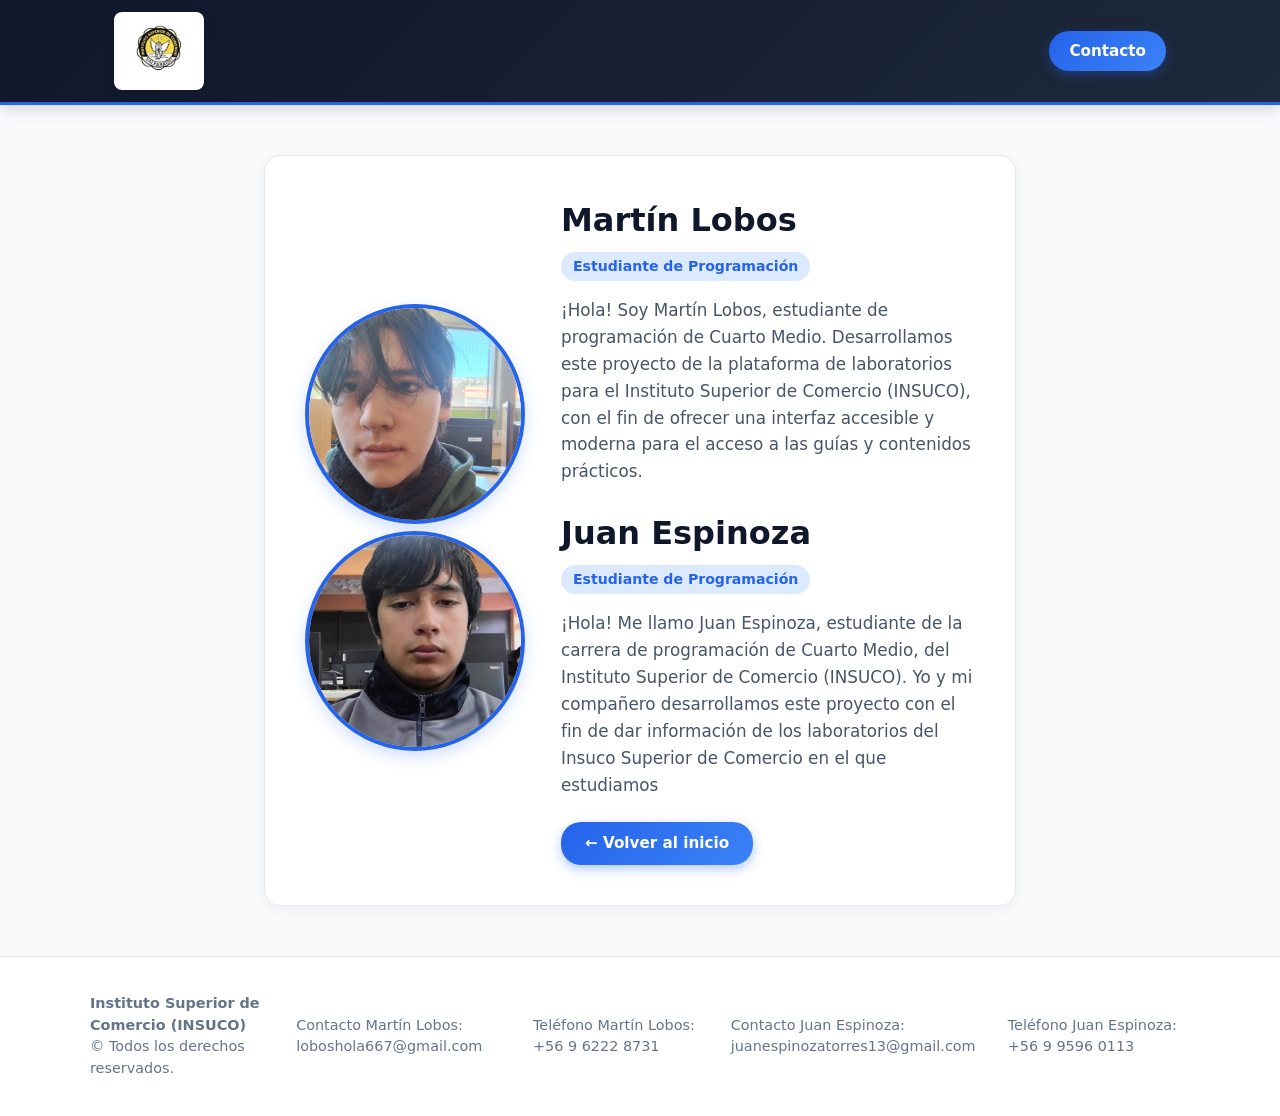
<file: Lab/sobre_mi.html>
<!DOCTYPE html>
<html lang="es">
<head>
    <meta charset="UTF-8">
    <meta name="viewport" content="width=device-width, initial-scale=1.0">
    <title>Sobre Mí - Martín Lobos</title>
    <link rel="stylesheet" href="sob.css">
</head>
<body>

    <!-- Header Principal -->
    <header class="navbar">
        <div class="nav-container">
            <div class="logo-container">
                <img src="insuco.jpg" alt="Instituto Superior de Comercio Valparaíso" class="site-logo">
            </div>
            <div class="nav-links">
                
                
                <a href="formulario.html" class="btn-contact">Contacto</a>
            </div>
        </div>
    </header>

    <!-- Contenido Principal Sobre Mí -->
    <main class="profile-container">
        <div class="profile-card">
            <div class="profile-image-container">
                <img src="eep.jpg" alt="Martín Lobos" class="profile-img">
                <br>
                <img src="WhatsApp Image 2026-09-22 at 08.42.21.jpeg" alt="Juan Espinoza" class="profile-img">
            </div>
            <div class="profile-details">
                <h2>Martín Lobos</h2>
                <span class="profile-subtitle">Estudiante de Programación</span>
                <p>
                    ¡Hola! Soy Martín Lobos, estudiante de programación de Cuarto Medio. Desarrollamos este proyecto de la plataforma de laboratorios para el Instituto Superior de Comercio (INSUCO), con el fin de ofrecer una interfaz accesible y moderna para el acceso a las guías y contenidos prácticos.
                </p>
            <div class="profile-details">
                <h2>Juan Espinoza</h2>
                <span class="profile-subtitle">Estudiante de Programación</span>
                <p>
                    ¡Hola! Me llamo Juan Espinoza, estudiante de la carrera de programación de Cuarto Medio, del Instituto Superior de Comercio (INSUCO). Yo y mi compañero desarrollamos este proyecto con el fin de dar información de los laboratorios del Insuco Superior de Comercio en el que estudiamos
                </p>
            </div>
                <a href="index.html" class="btn-back-home">← Volver al inicio</a>
            </div>
        </div>
    </main>

    <!-- Pie de Página -->
    <footer class="footer">
        <div class="footer-container">
            <div class="footer-info">
                <strong>Instituto Superior de Comercio (INSUCO)</strong>
                <p>© Todos los derechos reservados.</p>
            </div>
            <div class="footer-contact">
                <span>Contacto Martín Lobos: loboshola667@gmail.com</span>
                <span>Teléfono Martín Lobos: +56 9 6222 8731</span>
                <span>Contacto Juan Espinoza: juanespinozatorres13@gmail.com</span>
                <span>Teléfono Juan Espinoza: +56 9 9596 0113</span>
            </div>
        </div>
    </footer>

</body>
</html>
</file>
<file: Lab/diseño_in.css>
/* Estilo Portal Moderno con Menú y Navegación de Colores Destacados */
:root {
    --bg-color: #f8fafc;
    --nav-bg: #0f172a; /* Fondo Oscuro / Azul Noche elegante para la Navbar */
    --text-primary: #0f172a;
    --text-secondary: #64748b;
    --accent-blue: #2563eb;
    --accent-teal: #0d9488;
    --accent-purple: #9333ea;
    --accent-amber: #d97706;
    --accent-indigo: #4f46e5;
    --card-bg: #ffffff;
}

* {
    margin: 0;
    padding: 0;
    box-sizing: border-box;
    font-family: 'Segoe UI', system-ui, -apple-system, sans-serif;
}

body {
    background-color: var(--bg-color);
    color: var(--text-primary);
    line-height: 1.5;
}

/* Navbar con Color Destacado */
.navbar {
    background: linear-gradient(135deg, #0f172a 0%, #1e293b 100%); /* Degradado oscuro profesional */
    border-bottom: 3px solid #2563eb; /* Línea de acento azul inferior */
    position: sticky;
    top: 0;
    z-index: 100;
    box-shadow: 0 4px 15px rgba(15, 23, 42, 0.15);
}

.nav-container {
    max-width: 1100px;
    margin: 0 auto;
    padding: 12px 24px;
    display: flex;
    justify-content: space-between;
    align-items: center;
}

/* Contenedor del Logo en la Navbar */
.logo-container {
    display: flex;
    align-items: center;
    background: #ffffff; /* Fondo blanco en la insignia para resaltar los detalles del escudo */
    padding: 4px 10px;
    border-radius: 8px;
    box-shadow: 0 2px 8px rgba(0, 0, 0, 0.1);
}

.site-logo {
    max-height: 70px;
    width: auto;
    object-fit: contain;
    transition: transform 0.2s ease;
}

.site-logo:hover {
    transform: scale(1.04);
}

/* Enlaces del Menú */
.nav-links {
    display: flex;
    gap: 24px;
    align-items: center;
}

.nav-links a {
    text-decoration: none;
    color: #cbd5e1; /* Texto claro para contrastar con el fondo oscuro */
    font-weight: 600;
    font-size: 0.95rem;
    transition: color 0.2s ease;
}

.nav-links a:hover {
    color: #38bdf8; /* Azul brillante al pasar el cursor */
}

/* Botón de Contacto en el Menú */
.btn-contact {
    background: linear-gradient(135deg, #2563eb 0%, #3b82f6 100%);
    padding: 9px 20px;
    border-radius: 20px;
    color: #ffffff !important;
    font-weight: 700;
    box-shadow: 0 4px 12px rgba(37, 99, 235, 0.35);
    transition: transform 0.2s, box-shadow 0.2s !important;
}

.btn-contact:hover {
    transform: translateY(-2px);
    box-shadow: 0 6px 16px rgba(59, 130, 246, 0.45);
}

/* Hero Section con Degradado Activo */
.hero-section {
    padding: 70px 24px 50px;
    text-align: center;
    background: linear-gradient(135deg, #eff6ff 0%, #e0e7ff 50%, #f3e8ff 100%);
    border-bottom: 1px solid #e2e8f0;
}

.hero-content {
    max-width: 750px;
    margin: 0 auto;
}

.pill-tag {
    background: #ffffff;
    color: #2563eb;
    font-size: 0.85rem;
    font-weight: 800;
    padding: 6px 16px;
    border-radius: 50px;
    text-transform: uppercase;
    letter-spacing: 0.8px;
    box-shadow: 0 2px 8px rgba(37, 99, 235, 0.15);
}

.hero-content h1 {
    font-size: 2.7rem;
    font-weight: 800;
    margin: 20px 0 14px;
    letter-spacing: -1px;
    background: linear-gradient(90deg, #1e40af, #6b21a8);
    -webkit-background-clip: text;
    -webkit-text-fill-color: transparent;
}

.hero-content p {
    color: #475569;
    font-size: 1.15rem;
    font-weight: 500;
}

/* Contenedor Principal */
.main-container {
    max-width: 900px;
    margin: 40px auto 60px;
    padding: 0 24px;
}

.labs-list {
    display: flex;
    flex-direction: column;
    gap: 20px;
}

/* Bloques de Laboratorio */
.lab-row {
    background: var(--card-bg);
    border: 1px solid #e2e8f0;
    border-radius: 16px;
    padding: 24px 32px;
    display: flex;
    align-items: center;
    justify-content: space-between;
    transition: all 0.25s ease;
    box-shadow: 0 4px 6px -1px rgba(0, 0, 0, 0.03);
}

.lab-row:hover {
    box-shadow: 0 12px 24px -4px rgba(0, 0, 0, 0.08);
    transform: translateY(-3px);
}

.lab-info {
    display: flex;
    align-items: center;
    gap: 24px;
}

.lab-number {
    font-size: 1.6rem;
    font-weight: 900;
    font-family: monospace;
    width: 48px;
    height: 48px;
    display: flex;
    align-items: center;
    justify-content: center;
    border-radius: 12px;
}

.lab-info h3 {
    font-size: 1.2rem;
    font-weight: 700;
}

.lab-info p {
    color: var(--text-secondary);
    font-size: 0.92rem;
}

.btn-primary {
    color: #ffffff;
    text-decoration: none;
    padding: 12px 24px;
    border-radius: 10px;
    font-weight: 700;
    font-size: 0.9rem;
    transition: all 0.2s ease;
    display: inline-block;
}

/* Temas de Color Individuales para cada Módulo */
/* Módulo 1 - Azul */
.border-blue {
    border-left: 6px solid var(--accent-blue);
    background: linear-gradient(90deg, #eff6ff 0%, #ffffff 30%);
}
.border-blue .lab-number { background: #dbeafe; color: var(--accent-blue); }
.border-blue .btn-primary { background: var(--accent-blue); box-shadow: 0 4px 12px rgba(37, 99, 235, 0.3); }
.border-blue .btn-primary:hover { background: #1d4ed8; }

/* Módulo 2 - Verde Teal */
.border-teal {
    border-left: 6px solid var(--accent-teal);
    background: linear-gradient(90deg, #f0fdfa 0%, #ffffff 30%);
}
.border-teal .lab-number { background: #ccfbf1; color: var(--accent-teal); }
.border-teal .btn-primary { background: var(--accent-teal); box-shadow: 0 4px 12px rgba(13, 148, 136, 0.3); }
.border-teal .btn-primary:hover { background: #0f766e; }

/* Módulo 3 - Púrpura */
.border-purple {
    border-left: 6px solid var(--accent-purple);
    background: linear-gradient(90deg, #faf5ff 0%, #ffffff 30%);
}
.border-purple .lab-number { background: #f3e8ff; color: var(--accent-purple); }
.border-purple .btn-primary { background: var(--accent-purple); box-shadow: 0 4px 12px rgba(147, 51, 234, 0.3); }
.border-purple .btn-primary:hover { background: #7e22ce; }

/* Módulo 4 - Ámbar / Naranja */
.border-amber {
    border-left: 6px solid var(--accent-amber);
    background: linear-gradient(90deg, #fffbeb 0%, #ffffff 30%);
}
.border-amber .lab-number { background: #fef3c7; color: var(--accent-amber); }
.border-amber .btn-primary { background: var(--accent-amber); box-shadow: 0 4px 12px rgba(217, 119, 6, 0.3); }
.border-amber .btn-primary:hover { background: #b45309; }

/* Módulo 5 - Índigo */
.border-indigo {
    border-left: 6px solid var(--accent-indigo);
    background: linear-gradient(90deg, #eef2ff 0%, #ffffff 30%);
}
.border-indigo .lab-number { background: #e0e7ff; color: var(--accent-indigo); }
.border-indigo .btn-primary { background: var(--accent-indigo); box-shadow: 0 4px 12px rgba(79, 70, 229, 0.3); }
.border-indigo .btn-primary:hover { background: #4338ca; }

/* Footer */
.footer {
    border-top: 1px solid #e2e8f0;
    background: #ffffff;
    padding: 36px 24px;
}

.footer-container {
    max-width: 1100px;
    margin: 0 auto;
    display: flex;
    justify-content: space-between;
    align-items: center;
    font-size: 0.9rem;
    color: var(--text-secondary);
}

.footer-contact {
    display: flex;
    gap: 20px;
}

@media (max-width: 640px) {
    .site-logo {
        max-height: 50px;
    }
    
    .lab-row {
        flex-direction: column;
        align-items: flex-start;
        gap: 16px;
    }
    
    .lab-action {
        width: 100%;
    }

    .btn-primary {
        display: block;
        text-align: center;
    }

    .footer-container {
        flex-direction: column;
        gap: 16px;
        text-align: center;
    }
}
</file>
<file: Lab/for.css>
/* Estilos para Formulario y Contacto (for.css) */
:root {
    --bg-color: #f8fafc;
    --nav-bg: #0f172a;
    --text-primary: #0f172a;
    --text-secondary: #64748b;
    --accent-blue: #2563eb;
    --card-bg: #ffffff;
}

* {
    margin: 0;
    padding: 0;
    box-sizing: border-box;
    font-family: 'Segoe UI', system-ui, -apple-system, sans-serif;
}

body {
    background-color: var(--bg-color);
    color: var(--text-primary);
    line-height: 1.5;
}

/* Navbar principal */
.navbar {
    background: linear-gradient(135deg, #0f172a 0%, #1e293b 100%);
    border-bottom: 3px solid #2563eb;
    position: sticky;
    top: 0;
    z-index: 100;
    box-shadow: 0 4px 15px rgba(15, 23, 42, 0.15);
}

.nav-container {
    max-width: 1100px;
    margin: 0 auto;
    padding: 12px 24px;
    display: flex;
    justify-content: space-between;
    align-items: center;
}

.logo-container {
    display: flex;
    align-items: center;
    background: #ffffff;
    padding: 4px 10px;
    border-radius: 8px;
    box-shadow: 0 2px 8px rgba(0, 0, 0, 0.1);
}

.site-logo {
    max-height: 70px;
    width: auto;
    object-fit: contain;
}

/* Enlaces de navegación */
.nav-links {
    display: flex;
    gap: 20px;
    align-items: center;
}

.nav-links a {
    text-decoration: none;
    color: #cbd5e1;
    font-weight: 600;
    font-size: 0.95rem;
    transition: color 0.2s ease;
}

.nav-links a:hover {
    color: #38bdf8;
}

/* Botón Volver al Inicio */
.btn-back {
    background: linear-gradient(135deg, #2563eb 0%, #3b82f6 100%);
    color: #ffffff !important;
    text-decoration: none;
    font-weight: 700;
    font-size: 0.9rem;
    padding: 9px 20px;
    border-radius: 20px;
    box-shadow: 0 4px 12px rgba(37, 99, 235, 0.35);
    transition: transform 0.2s, box-shadow 0.2s;
    display: inline-block;
}

.btn-back:hover {
    transform: translateY(-2px);
    box-shadow: 0 6px 16px rgba(59, 130, 246, 0.45);
}

/* Contenedor del Formulario */
.form-wrapper {
    max-width: 650px;
    margin: 40px auto 60px;
    padding: 0 20px;
}

.form-card {
    background: var(--card-bg);
    border: 1px solid #e2e8f0;
    border-radius: 16px;
    padding: 32px;
    box-shadow: 0 4px 6px -1px rgba(0, 0, 0, 0.05);
}

h3 {
    border-bottom: 2px solid #f1f5f9;
    padding-bottom: 12px;
    font-weight: 700;
    font-size: 1.3rem;
    color: var(--text-primary);
    margin-bottom: 20px;
}

.form-group {
    margin-bottom: 16px;
}

label {
    display: block;
    font-weight: 600;
    font-size: 0.9rem;
    color: #334155;
    margin-bottom: 6px;
}

input[type="text"],
input[type="email"],
textarea {
    width: 100%;
    padding: 10px 12px;
    border: 1px solid #cbd5e1;
    border-radius: 8px;
    font-size: 0.95rem;
    background-color: #f8fafc;
    transition: border-color 0.2s, box-shadow 0.2s;
}

textarea {
    min-height: 110px;
    resize: vertical;
}

input:focus, textarea:focus {
    border-color: var(--accent-blue);
    background-color: #fff;
    outline: none;
    box-shadow: 0 0 0 3px rgba(37, 99, 235, 0.15);
}

.checkbox-container {
    display: flex;
    align-items: center;
    gap: 8px;
    font-size: 0.88rem;
    color: #64748b;
    margin-bottom: 20px;
    cursor: pointer;
}

.checkbox-container input {
    width: auto;
    cursor: pointer;
}

/* Botón Enviar */
.btn-submit {
    background: #0f172a;
    color: #ffffff;
    border: none;
    padding: 12px 20px;
    border-radius: 8px;
    font-weight: 700;
    font-size: 0.95rem;
    cursor: pointer;
    width: 100%;
    transition: background 0.2s, transform 0.1s;
}

.btn-submit:hover {
    background: #1e293b;
}

.btn-submit:active {
    transform: scale(0.99);
}

/* Lista de Comentarios */
.comments-title {
    margin-top: 40px;
}

.item {
    border-bottom: 1px dashed #cbd5e1;
    padding: 14px 0;
}

.item strong {
    color: var(--text-primary);
    font-size: 0.95rem;
}

.item p {
    margin: 4px 0 0;
    color: #475569;
}

/* Footer */
.footer {
    border-top: 1px solid #e2e8f0;
    background: #ffffff;
    padding: 36px 24px;
}

.footer-container {
    max-width: 1100px;
    margin: 0 auto;
    display: flex;
    justify-content: space-between;
    align-items: center;
    font-size: 0.9rem;
    color: var(--text-secondary);
}

.footer-contact {
    display: flex;
    gap: 20px;
}

@media (max-width: 640px) {
    .site-logo {
        max-height: 50px;
    }

    .footer-container {
        flex-direction: column;
        gap: 16px;
        text-align: center;
    }
}
</file>
<file: Lab/lab1.css>
@import url('https://fonts.googleapis.com/css2?family=Inter:wght@400;500;600;700&display=swap');

:root {
    --primary: #0f172a;
    --accent: #2563eb;
    --accent-light: #eff6ff;
    --bg-main: #f8fafc;
    --card-bg: #ffffff;
    --text-main: #1e293b;
    --text-muted: #64748b;
    --border: #e2e8f0;
    --shadow-sm: 0 1px 3px rgba(0,0,0,0.05);
    --shadow-md: 0 4px 6px -1px rgba(0,0,0,0.07);
    
    --status-active-bg: #dcfce7;
    --status-active-text: #15803d;
    --status-pending-bg: #fef3c7;
    --status-pending-text: #b45309;
}

* {
    margin: 0;
    padding: 0;
    box-sizing: border-box;
    font-family: 'Inter', system-ui, -apple-system, sans-serif;
}

body {
    background-color: var(--bg-main);
    color: var(--text-main);
    min-height: 100vh;
    display: flex;
    flex-direction: column;
}

/* Header & Navegación */
.navbar {
    background: var(--primary);
    border-bottom: 3px solid var(--accent);
    position: sticky;
    top: 0;
    z-index: 1000;
}

.nav-container {
    max-width: 1400px;
    margin: 0 auto;
    padding: 12px 24px;
    display: flex;
    justify-content: space-between;
    align-items: center;
}

.logo-container {
    background: #ffffff;
    padding: 6px 14px;
    border-radius: 8px;
    display: flex;
    align-items: center;
}

.site-logo {
    height: 38px;
    width: auto;
    display: block;
}

.btn-back-header {
    background: rgba(255, 255, 255, 0.1);
    color: #ffffff;
    text-decoration: none;
    font-weight: 500;
    font-size: 0.85rem;
    padding: 8px 16px;
    border-radius: 6px;
    border: 1px solid rgba(255, 255, 255, 0.2);
    transition: all 0.2s ease;
}

.btn-back-header:hover {
    background: rgba(255, 255, 255, 0.2);
}

/* Contenedor Principal */
.main-layout {
    flex: 1;
    max-width: 1400px;
    width: 100%;
    margin: 24px auto;
    padding: 0 20px;
}

.lab-card {
    background: var(--card-bg);
    border-radius: 12px;
    border: 1px solid var(--border);
    box-shadow: var(--shadow-md);
    overflow: hidden;
}

.lab-header {
    padding: 18px 24px;
    border-bottom: 1px solid var(--border);
    display: flex;
    align-items: center;
    gap: 14px;
    background: #ffffff;
}

.lab-badge {
    background-color: var(--accent-light);
    color: var(--accent);
    font-weight: 700;
    font-size: 0.75rem;
    padding: 6px 12px;
    border-radius: 20px;
    text-transform: uppercase;
}

.lab-title {
    font-size: 1.35rem;
    font-weight: 700;
    color: var(--primary);
}

/* Distribución de las 4 Cajas en Fila */
.lab-body {
    display: grid;
    grid-template-columns: 200px 220px 240px 1fr;
    gap: 16px;
    padding: 24px;
    align-items: start;
    background: var(--bg-main);
}

/* Estilo Base para los Cuadrados */
.lab-card-item {
    background: #ffffff;
    border: 1px solid var(--border);
    border-radius: 10px;
    padding: 16px;
    box-shadow: var(--shadow-sm);
    height: fit-content;
}

/* 1. FOTO */
.lab-card-item.blank-canvas {
    padding: 10px;
}

.lab-image {
    width: 100%;
    height: 160px;
    object-fit: cover;
    border-radius: 6px;
    border: 1px solid var(--border);
    display: block;
}

/* 2 & 3. TITULOS DE CAJAS DE INFORMACIÓN */
.info-box h3 {
    font-size: 0.85rem;
    font-weight: 700;
    color: var(--primary);
    text-transform: uppercase;
    margin-bottom: 12px;
    border-bottom: 2px solid var(--accent);
    padding-bottom: 4px;
}

.info-list {
    list-style: none;
    display: flex;
    flex-direction: column;
    gap: 8px;
}

.info-list li {
    font-size: 0.78rem;
    color: var(--text-muted);
    display: flex;
    justify-content: space-between;
    align-items: center;
    padding-bottom: 6px;
    border-bottom: 1px dashed var(--border);
}

.info-list li strong {
    color: var(--text-main);
}

/* Texto de la Nueva Caja de Información */
.info-text {
    font-size: 0.78rem;
    color: var(--text-muted);
    line-height: 1.5;
}

/* 4. HORARIOS */
.schedule-title {
    font-size: 0.85rem;
    font-weight: 700;
    margin-bottom: 12px;
    color: var(--primary);
    text-transform: uppercase;
    border-bottom: 2px solid var(--accent);
    padding-bottom: 4px;
}

.schedule-container {
    overflow-x: auto;
    max-height: 380px;
    overflow-y: auto;
    border-radius: 6px;
    border: 1px solid var(--border);
}

.schedule-table {
    width: 100%;
    border-collapse: collapse;
    background-color: #ffffff;
    font-size: 0.72rem;
}

.schedule-table th {
    background-color: var(--primary);
    color: #ffffff;
    font-weight: 600;
    padding: 8px 6px;
    text-transform: uppercase;
    font-size: 0.65rem;
}

.schedule-table td {
    padding: 6px;
    text-align: center;
    border: 1px solid var(--border);
    vertical-align: middle;
}

.time-col {
    background-color: #f8fafc;
    font-weight: 600;
    color: var(--text-muted);
    font-size: 0.68rem;
    white-space: nowrap;
}

.subject {
    font-weight: 700;
    color: var(--primary);
    display: block;
}

.teacher {
    display: inline-block;
    margin-top: 2px;
    font-size: 0.62rem;
    color: var(--text-muted);
    background: #f1f5f9;
    padding: 1px 4px;
    border-radius: 3px;
}

.empty-cell {
    color: #cbd5e1;
}

.break-row td {
    background-color: #f8fafc !important;
    font-weight: 700;
    color: #94a3b8;
    font-size: 0.62rem;
    padding: 4px;
}

/* Footer */
.footer {
    background: #ffffff;
    border-top: 1px solid var(--border);
    padding: 16px 0;
    margin-top: auto;
}

.footer-container {
    max-width: 1400px;
    margin: 0 auto;
    padding: 0 24px;
    display: flex;
    justify-content: space-between;
    font-size: 0.78rem;
    color: var(--text-muted);
}

/* Responsivo */
@media (max-width: 1100px) {
    .lab-body {
        grid-template-columns: 1fr 1fr;
    }
}

@media (max-width: 640px) {
    .lab-body {
        grid-template-columns: 1fr;
    }
}
</file>
<file: Lab/lab2.css>
@import url('https://fonts.googleapis.com/css2?family=Inter:wght@400;500;600;700&display=swap');

:root {
    --primary: #0f172a;
    --accent: #2563eb;
    --accent-light: #eff6ff;
    --bg-main: #f8fafc;
    --card-bg: #ffffff;
    --text-main: #1e293b;
    --text-muted: #64748b;
    --border: #e2e8f0;
    --shadow-sm: 0 1px 3px rgba(0,0,0,0.05);
    --shadow-md: 0 4px 6px -1px rgba(0,0,0,0.07);
    
    --status-active-bg: #dcfce7;
    --status-active-text: #15803d;
    --status-pending-bg: #fef3c7;
    --status-pending-text: #b45309;
}

* {
    margin: 0;
    padding: 0;
    box-sizing: border-box;
    font-family: 'Inter', system-ui, -apple-system, sans-serif;
}

body {
    background-color: var(--bg-main);
    color: var(--text-main);
    min-height: 100vh;
    display: flex;
    flex-direction: column;
}

/* Header & Navegación */
.navbar {
    background: var(--primary);
    border-bottom: 3px solid var(--accent);
    position: sticky;
    top: 0;
    z-index: 1000;
}

.nav-container {
    max-width: 1400px;
    margin: 0 auto;
    padding: 12px 24px;
    display: flex;
    justify-content: space-between;
    align-items: center;
}

.logo-container {
    background: #ffffff;
    padding: 6px 14px;
    border-radius: 8px;
    display: flex;
    align-items: center;
}

.site-logo {
    height: 38px;
    width: auto;
    display: block;
}

.btn-back-header {
    background: rgba(255, 255, 255, 0.1);
    color: #ffffff;
    text-decoration: none;
    font-weight: 500;
    font-size: 0.85rem;
    padding: 8px 16px;
    border-radius: 6px;
    border: 1px solid rgba(255, 255, 255, 0.2);
    transition: all 0.2s ease;
}

.btn-back-header:hover {
    background: rgba(255, 255, 255, 0.2);
}

/* Contenedor Principal */
.main-layout {
    flex: 1;
    max-width: 1400px;
    width: 100%;
    margin: 24px auto;
    padding: 0 20px;
}

.lab-card {
    background: var(--card-bg);
    border-radius: 12px;
    border: 1px solid var(--border);
    box-shadow: var(--shadow-md);
    overflow: hidden;
}

.lab-header {
    padding: 18px 24px;
    border-bottom: 1px solid var(--border);
    display: flex;
    align-items: center;
    gap: 14px;
    background: #ffffff;
}

.lab-badge {
    background-color: var(--accent-light);
    color: var(--accent);
    font-weight: 700;
    font-size: 0.75rem;
    padding: 6px 12px;
    border-radius: 20px;
    text-transform: uppercase;
}

.lab-title {
    font-size: 1.35rem;
    font-weight: 700;
    color: var(--primary);
}

/* Distribución de las 4 Cajas en Fila */
.lab-body {
    display: grid;
    grid-template-columns: 200px 220px 240px 1fr;
    gap: 16px;
    padding: 24px;
    align-items: start;
    background: var(--bg-main);
}

/* Estilo Base para los Cuadrados */
.lab-card-item {
    background: #ffffff;
    border: 1px solid var(--border);
    border-radius: 10px;
    padding: 16px;
    box-shadow: var(--shadow-sm);
    height: fit-content;
}

/* 1. FOTO */
.lab-card-item.blank-canvas {
    padding: 10px;
}

.lab-image {
    width: 100%;
    height: 160px;
    object-fit: cover;
    border-radius: 6px;
    border: 1px solid var(--border);
    display: block;
}

/* 2 & 3. TITULOS DE CAJAS DE INFORMACIÓN */
.info-box h3 {
    font-size: 0.85rem;
    font-weight: 700;
    color: var(--primary);
    text-transform: uppercase;
    margin-bottom: 12px;
    border-bottom: 2px solid var(--accent);
    padding-bottom: 4px;
}

.info-list {
    list-style: none;
    display: flex;
    flex-direction: column;
    gap: 8px;
}

.info-list li {
    font-size: 0.78rem;
    color: var(--text-muted);
    display: flex;
    justify-content: space-between;
    align-items: center;
    padding-bottom: 6px;
    border-bottom: 1px dashed var(--border);
}

.info-list li strong {
    color: var(--text-main);
}

/* Texto de la Nueva Caja de Información */
.info-text {
    font-size: 0.78rem;
    color: var(--text-muted);
    line-height: 1.5;
}

/* 4. HORARIOS */
.schedule-title {
    font-size: 0.85rem;
    font-weight: 700;
    margin-bottom: 12px;
    color: var(--primary);
    text-transform: uppercase;
    border-bottom: 2px solid var(--accent);
    padding-bottom: 4px;
}

.schedule-container {
    overflow-x: auto;
    max-height: 380px;
    overflow-y: auto;
    border-radius: 6px;
    border: 1px solid var(--border);
}

.schedule-table {
    width: 100%;
    border-collapse: collapse;
    background-color: #ffffff;
    font-size: 0.72rem;
}

.schedule-table th {
    background-color: var(--primary);
    color: #ffffff;
    font-weight: 600;
    padding: 8px 6px;
    text-transform: uppercase;
    font-size: 0.65rem;
}

.schedule-table td {
    padding: 6px;
    text-align: center;
    border: 1px solid var(--border);
    vertical-align: middle;
}

.time-col {
    background-color: #f8fafc;
    font-weight: 600;
    color: var(--text-muted);
    font-size: 0.68rem;
    white-space: nowrap;
}

.subject {
    font-weight: 700;
    color: var(--primary);
    display: block;
}

.teacher {
    display: inline-block;
    margin-top: 2px;
    font-size: 0.62rem;
    color: var(--text-muted);
    background: #f1f5f9;
    padding: 1px 4px;
    border-radius: 3px;
}

.empty-cell {
    color: #cbd5e1;
}

.break-row td {
    background-color: #f8fafc !important;
    font-weight: 700;
    color: #94a3b8;
    font-size: 0.62rem;
    padding: 4px;
}

/* Footer */
.footer {
    background: #ffffff;
    border-top: 1px solid var(--border);
    padding: 16px 0;
    margin-top: auto;
}

.footer-container {
    max-width: 1400px;
    margin: 0 auto;
    padding: 0 24px;
    display: flex;
    justify-content: space-between;
    font-size: 0.78rem;
    color: var(--text-muted);
}

/* Responsivo */
@media (max-width: 1100px) {
    .lab-body {
        grid-template-columns: 1fr 1fr;
    }
}

@media (max-width: 640px) {
    .lab-body {
        grid-template-columns: 1fr;
    }
}
</file>
<file: Lab/lab3.css>
@import url('https://fonts.googleapis.com/css2?family=Inter:wght@400;500;600;700&display=swap');

:root {
    --primary: #0f172a;
    --accent: #2563eb;
    --accent-light: #eff6ff;
    --bg-main: #f8fafc;
    --card-bg: #ffffff;
    --text-main: #1e293b;
    --text-muted: #64748b;
    --border: #e2e8f0;
    --shadow-sm: 0 1px 3px rgba(0,0,0,0.05);
    --shadow-md: 0 4px 6px -1px rgba(0,0,0,0.07);
    
    --status-active-bg: #dcfce7;
    --status-active-text: #15803d;
    --status-pending-bg: #fef3c7;
    --status-pending-text: #b45309;
}

* {
    margin: 0;
    padding: 0;
    box-sizing: border-box;
    font-family: 'Inter', system-ui, -apple-system, sans-serif;
}

body {
    background-color: var(--bg-main);
    color: var(--text-main);
    min-height: 100vh;
    display: flex;
    flex-direction: column;
}

/* Header & Navegación */
.navbar {
    background: var(--primary);
    border-bottom: 3px solid var(--accent);
    position: sticky;
    top: 0;
    z-index: 1000;
}

.nav-container {
    max-width: 1400px;
    margin: 0 auto;
    padding: 12px 24px;
    display: flex;
    justify-content: space-between;
    align-items: center;
}

.logo-container {
    background: #ffffff;
    padding: 6px 14px;
    border-radius: 8px;
    display: flex;
    align-items: center;
}

.site-logo {
    height: 38px;
    width: auto;
    display: block;
}

.btn-back-header {
    background: rgba(255, 255, 255, 0.1);
    color: #ffffff;
    text-decoration: none;
    font-weight: 500;
    font-size: 0.85rem;
    padding: 8px 16px;
    border-radius: 6px;
    border: 1px solid rgba(255, 255, 255, 0.2);
    transition: all 0.2s ease;
}

.btn-back-header:hover {
    background: rgba(255, 255, 255, 0.2);
}

/* Contenedor Principal */
.main-layout {
    flex: 1;
    max-width: 1400px;
    width: 100%;
    margin: 24px auto;
    padding: 0 20px;
}

.lab-card {
    background: var(--card-bg);
    border-radius: 12px;
    border: 1px solid var(--border);
    box-shadow: var(--shadow-md);
    overflow: hidden;
}

.lab-header {
    padding: 18px 24px;
    border-bottom: 1px solid var(--border);
    display: flex;
    align-items: center;
    gap: 14px;
    background: #ffffff;
}

.lab-badge {
    background-color: var(--accent-light);
    color: var(--accent);
    font-weight: 700;
    font-size: 0.75rem;
    padding: 6px 12px;
    border-radius: 20px;
    text-transform: uppercase;
}

.lab-title {
    font-size: 1.35rem;
    font-weight: 700;
    color: var(--primary);
}

/* Distribución de las 4 Cajas en Fila */
.lab-body {
    display: grid;
    grid-template-columns: 200px 220px 240px 1fr;
    gap: 16px;
    padding: 24px;
    align-items: start;
    background: var(--bg-main);
}

/* Estilo Base para los Cuadrados */
.lab-card-item {
    background: #ffffff;
    border: 1px solid var(--border);
    border-radius: 10px;
    padding: 16px;
    box-shadow: var(--shadow-sm);
    height: fit-content;
}

/* 1. FOTO */
.lab-card-item.blank-canvas {
    padding: 10px;
}

.lab-image {
    width: 100%;
    height: 160px;
    object-fit: cover;
    border-radius: 6px;
    border: 1px solid var(--border);
    display: block;
}

/* 2 & 3. TITULOS DE CAJAS DE INFORMACIÓN */
.info-box h3 {
    font-size: 0.85rem;
    font-weight: 700;
    color: var(--primary);
    text-transform: uppercase;
    margin-bottom: 12px;
    border-bottom: 2px solid var(--accent);
    padding-bottom: 4px;
}

.info-list {
    list-style: none;
    display: flex;
    flex-direction: column;
    gap: 8px;
}

.info-list li {
    font-size: 0.78rem;
    color: var(--text-muted);
    display: flex;
    justify-content: space-between;
    align-items: center;
    padding-bottom: 6px;
    border-bottom: 1px dashed var(--border);
}

.info-list li strong {
    color: var(--text-main);
}

/* Texto de la Nueva Caja de Información */
.info-text {
    font-size: 0.78rem;
    color: var(--text-muted);
    line-height: 1.5;
}

/* 4. HORARIOS */
.schedule-title {
    font-size: 0.85rem;
    font-weight: 700;
    margin-bottom: 12px;
    color: var(--primary);
    text-transform: uppercase;
    border-bottom: 2px solid var(--accent);
    padding-bottom: 4px;
}

.schedule-container {
    overflow-x: auto;
    max-height: 380px;
    overflow-y: auto;
    border-radius: 6px;
    border: 1px solid var(--border);
}

.schedule-table {
    width: 100%;
    border-collapse: collapse;
    background-color: #ffffff;
    font-size: 0.72rem;
}

.schedule-table th {
    background-color: var(--primary);
    color: #ffffff;
    font-weight: 600;
    padding: 8px 6px;
    text-transform: uppercase;
    font-size: 0.65rem;
}

.schedule-table td {
    padding: 6px;
    text-align: center;
    border: 1px solid var(--border);
    vertical-align: middle;
}

.time-col {
    background-color: #f8fafc;
    font-weight: 600;
    color: var(--text-muted);
    font-size: 0.68rem;
    white-space: nowrap;
}

.subject {
    font-weight: 700;
    color: var(--primary);
    display: block;
}

.teacher {
    display: inline-block;
    margin-top: 2px;
    font-size: 0.62rem;
    color: var(--text-muted);
    background: #f1f5f9;
    padding: 1px 4px;
    border-radius: 3px;
}

.empty-cell {
    color: #cbd5e1;
}

.break-row td {
    background-color: #f8fafc !important;
    font-weight: 700;
    color: #94a3b8;
    font-size: 0.62rem;
    padding: 4px;
}

/* Footer */
.footer {
    background: #ffffff;
    border-top: 1px solid var(--border);
    padding: 16px 0;
    margin-top: auto;
}

.footer-container {
    max-width: 1400px;
    margin: 0 auto;
    padding: 0 24px;
    display: flex;
    justify-content: space-between;
    font-size: 0.78rem;
    color: var(--text-muted);
}

/* Responsivo */
@media (max-width: 1100px) {
    .lab-body {
        grid-template-columns: 1fr 1fr;
    }
}

@media (max-width: 640px) {
    .lab-body {
        grid-template-columns: 1fr;
    }
}
</file>
<file: Lab/lab4.css>
@import url('https://fonts.googleapis.com/css2?family=Inter:wght@400;500;600;700&display=swap');

:root {
    --primary: #0f172a;
    --accent: #2563eb;
    --accent-light: #eff6ff;
    --bg-main: #f8fafc;
    --card-bg: #ffffff;
    --text-main: #1e293b;
    --text-muted: #64748b;
    --border: #e2e8f0;
    --shadow-sm: 0 1px 3px rgba(0,0,0,0.05);
    --shadow-md: 0 4px 6px -1px rgba(0,0,0,0.07);
    
    --status-active-bg: #dcfce7;
    --status-active-text: #15803d;
    --status-pending-bg: #fef3c7;
    --status-pending-text: #b45309;
}

* {
    margin: 0;
    padding: 0;
    box-sizing: border-box;
    font-family: 'Inter', system-ui, -apple-system, sans-serif;
}

body {
    background-color: var(--bg-main);
    color: var(--text-main);
    min-height: 100vh;
    display: flex;
    flex-direction: column;
}

/* Header & Navegación */
.navbar {
    background: var(--primary);
    border-bottom: 3px solid var(--accent);
    position: sticky;
    top: 0;
    z-index: 1000;
}

.nav-container {
    max-width: 1400px;
    margin: 0 auto;
    padding: 12px 24px;
    display: flex;
    justify-content: space-between;
    align-items: center;
}

.logo-container {
    background: #ffffff;
    padding: 6px 14px;
    border-radius: 8px;
    display: flex;
    align-items: center;
}

.site-logo {
    height: 38px;
    width: auto;
    display: block;
}

.btn-back-header {
    background: rgba(255, 255, 255, 0.1);
    color: #ffffff;
    text-decoration: none;
    font-weight: 500;
    font-size: 0.85rem;
    padding: 8px 16px;
    border-radius: 6px;
    border: 1px solid rgba(255, 255, 255, 0.2);
    transition: all 0.2s ease;
}

.btn-back-header:hover {
    background: rgba(255, 255, 255, 0.2);
}

/* Contenedor Principal */
.main-layout {
    flex: 1;
    max-width: 1400px;
    width: 100%;
    margin: 24px auto;
    padding: 0 20px;
}

.lab-card {
    background: var(--card-bg);
    border-radius: 12px;
    border: 1px solid var(--border);
    box-shadow: var(--shadow-md);
    overflow: hidden;
}

.lab-header {
    padding: 18px 24px;
    border-bottom: 1px solid var(--border);
    display: flex;
    align-items: center;
    gap: 14px;
    background: #ffffff;
}

.lab-badge {
    background-color: var(--accent-light);
    color: var(--accent);
    font-weight: 700;
    font-size: 0.75rem;
    padding: 6px 12px;
    border-radius: 20px;
    text-transform: uppercase;
}

.lab-title {
    font-size: 1.35rem;
    font-weight: 700;
    color: var(--primary);
}

/* Distribución de las 4 Cajas en Fila */
.lab-body {
    display: grid;
    grid-template-columns: 200px 220px 240px 1fr;
    gap: 16px;
    padding: 24px;
    align-items: start;
    background: var(--bg-main);
}

/* Estilo Base para los Cuadrados */
.lab-card-item {
    background: #ffffff;
    border: 1px solid var(--border);
    border-radius: 10px;
    padding: 16px;
    box-shadow: var(--shadow-sm);
    height: fit-content;
}

/* 1. FOTO */
.lab-card-item.blank-canvas {
    padding: 10px;
}

.lab-image {
    width: 100%;
    height: 160px;
    object-fit: cover;
    border-radius: 6px;
    border: 1px solid var(--border);
    display: block;
}

/* 2 & 3. TITULOS DE CAJAS DE INFORMACIÓN */
.info-box h3 {
    font-size: 0.85rem;
    font-weight: 700;
    color: var(--primary);
    text-transform: uppercase;
    margin-bottom: 12px;
    border-bottom: 2px solid var(--accent);
    padding-bottom: 4px;
}

.info-list {
    list-style: none;
    display: flex;
    flex-direction: column;
    gap: 8px;
}

.info-list li {
    font-size: 0.78rem;
    color: var(--text-muted);
    display: flex;
    justify-content: space-between;
    align-items: center;
    padding-bottom: 6px;
    border-bottom: 1px dashed var(--border);
}

.info-list li strong {
    color: var(--text-main);
}

/* Texto de la Nueva Caja de Información */
.info-text {
    font-size: 0.78rem;
    color: var(--text-muted);
    line-height: 1.5;
}

/* 4. HORARIOS */
.schedule-title {
    font-size: 0.85rem;
    font-weight: 700;
    margin-bottom: 12px;
    color: var(--primary);
    text-transform: uppercase;
    border-bottom: 2px solid var(--accent);
    padding-bottom: 4px;
}

.schedule-container {
    overflow-x: auto;
    max-height: 380px;
    overflow-y: auto;
    border-radius: 6px;
    border: 1px solid var(--border);
}

.schedule-table {
    width: 100%;
    border-collapse: collapse;
    background-color: #ffffff;
    font-size: 0.72rem;
}

.schedule-table th {
    background-color: var(--primary);
    color: #ffffff;
    font-weight: 600;
    padding: 8px 6px;
    text-transform: uppercase;
    font-size: 0.65rem;
}

.schedule-table td {
    padding: 6px;
    text-align: center;
    border: 1px solid var(--border);
    vertical-align: middle;
}

.time-col {
    background-color: #f8fafc;
    font-weight: 600;
    color: var(--text-muted);
    font-size: 0.68rem;
    white-space: nowrap;
}

.subject {
    font-weight: 700;
    color: var(--primary);
    display: block;
}

.teacher {
    display: inline-block;
    margin-top: 2px;
    font-size: 0.62rem;
    color: var(--text-muted);
    background: #f1f5f9;
    padding: 1px 4px;
    border-radius: 3px;
}

.empty-cell {
    color: #cbd5e1;
}

.break-row td {
    background-color: #f8fafc !important;
    font-weight: 700;
    color: #94a3b8;
    font-size: 0.62rem;
    padding: 4px;
}

/* Footer */
.footer {
    background: #ffffff;
    border-top: 1px solid var(--border);
    padding: 16px 0;
    margin-top: auto;
}

.footer-container {
    max-width: 1400px;
    margin: 0 auto;
    padding: 0 24px;
    display: flex;
    justify-content: space-between;
    font-size: 0.78rem;
    color: var(--text-muted);
}

/* Responsivo */
@media (max-width: 1100px) {
    .lab-body {
        grid-template-columns: 1fr 1fr;
    }
}

@media (max-width: 640px) {
    .lab-body {
        grid-template-columns: 1fr;
    }
}
</file>
<file: Lab/lab5.css>
@import url('https://fonts.googleapis.com/css2?family=Inter:wght@400;500;600;700&display=swap');

:root {
    --primary: #0f172a;
    --accent: #2563eb;
    --accent-light: #eff6ff;
    --bg-main: #f8fafc;
    --card-bg: #ffffff;
    --text-main: #1e293b;
    --text-muted: #64748b;
    --border: #e2e8f0;
    --shadow-sm: 0 1px 3px rgba(0,0,0,0.05);
    --shadow-md: 0 4px 6px -1px rgba(0,0,0,0.07);
    
    --status-active-bg: #dcfce7;
    --status-active-text: #15803d;
    --status-pending-bg: #fef3c7;
    --status-pending-text: #b45309;
}

* {
    margin: 0;
    padding: 0;
    box-sizing: border-box;
    font-family: 'Inter', system-ui, -apple-system, sans-serif;
}

body {
    background-color: var(--bg-main);
    color: var(--text-main);
    min-height: 100vh;
    display: flex;
    flex-direction: column;
}

/* Header & Navegación */
.navbar {
    background: var(--primary);
    border-bottom: 3px solid var(--accent);
    position: sticky;
    top: 0;
    z-index: 1000;
}

.nav-container {
    max-width: 1400px;
    margin: 0 auto;
    padding: 12px 24px;
    display: flex;
    justify-content: space-between;
    align-items: center;
}

.logo-container {
    background: #ffffff;
    padding: 6px 14px;
    border-radius: 8px;
    display: flex;
    align-items: center;
}

.site-logo {
    height: 38px;
    width: auto;
    display: block;
}

.btn-back-header {
    background: rgba(255, 255, 255, 0.1);
    color: #ffffff;
    text-decoration: none;
    font-weight: 500;
    font-size: 0.85rem;
    padding: 8px 16px;
    border-radius: 6px;
    border: 1px solid rgba(255, 255, 255, 0.2);
    transition: all 0.2s ease;
}

.btn-back-header:hover {
    background: rgba(255, 255, 255, 0.2);
}

/* Contenedor Principal */
.main-layout {
    flex: 1;
    max-width: 1400px;
    width: 100%;
    margin: 24px auto;
    padding: 0 20px;
}

.lab-card {
    background: var(--card-bg);
    border-radius: 12px;
    border: 1px solid var(--border);
    box-shadow: var(--shadow-md);
    overflow: hidden;
}

.lab-header {
    padding: 18px 24px;
    border-bottom: 1px solid var(--border);
    display: flex;
    align-items: center;
    gap: 14px;
    background: #ffffff;
}

.lab-badge {
    background-color: var(--accent-light);
    color: var(--accent);
    font-weight: 700;
    font-size: 0.75rem;
    padding: 6px 12px;
    border-radius: 20px;
    text-transform: uppercase;
}

.lab-title {
    font-size: 1.35rem;
    font-weight: 700;
    color: var(--primary);
}

/* Distribución de las 4 Cajas en Fila */
.lab-body {
    display: grid;
    grid-template-columns: 200px 220px 240px 1fr;
    gap: 16px;
    padding: 24px;
    align-items: start;
    background: var(--bg-main);
}

/* Estilo Base para los Cuadrados */
.lab-card-item {
    background: #ffffff;
    border: 1px solid var(--border);
    border-radius: 10px;
    padding: 16px;
    box-shadow: var(--shadow-sm);
    height: fit-content;
}

/* 1. FOTO */
.lab-card-item.blank-canvas {
    padding: 10px;
}

.lab-image {
    width: 100%;
    height: 160px;
    object-fit: cover;
    border-radius: 6px;
    border: 1px solid var(--border);
    display: block;
}

/* 2 & 3. TITULOS DE CAJAS DE INFORMACIÓN */
.info-box h3 {
    font-size: 0.85rem;
    font-weight: 700;
    color: var(--primary);
    text-transform: uppercase;
    margin-bottom: 12px;
    border-bottom: 2px solid var(--accent);
    padding-bottom: 4px;
}

.info-list {
    list-style: none;
    display: flex;
    flex-direction: column;
    gap: 8px;
}

.info-list li {
    font-size: 0.78rem;
    color: var(--text-muted);
    display: flex;
    justify-content: space-between;
    align-items: center;
    padding-bottom: 6px;
    border-bottom: 1px dashed var(--border);
}

.info-list li strong {
    color: var(--text-main);
}

/* Texto de la Nueva Caja de Información */
.info-text {
    font-size: 0.78rem;
    color: var(--text-muted);
    line-height: 1.5;
}

/* 4. HORARIOS */
.schedule-title {
    font-size: 0.85rem;
    font-weight: 700;
    margin-bottom: 12px;
    color: var(--primary);
    text-transform: uppercase;
    border-bottom: 2px solid var(--accent);
    padding-bottom: 4px;
}

.schedule-container {
    overflow-x: auto;
    max-height: 380px;
    overflow-y: auto;
    border-radius: 6px;
    border: 1px solid var(--border);
}

.schedule-table {
    width: 100%;
    border-collapse: collapse;
    background-color: #ffffff;
    font-size: 0.72rem;
}

.schedule-table th {
    background-color: var(--primary);
    color: #ffffff;
    font-weight: 600;
    padding: 8px 6px;
    text-transform: uppercase;
    font-size: 0.65rem;
}

.schedule-table td {
    padding: 6px;
    text-align: center;
    border: 1px solid var(--border);
    vertical-align: middle;
}

.time-col {
    background-color: #f8fafc;
    font-weight: 600;
    color: var(--text-muted);
    font-size: 0.68rem;
    white-space: nowrap;
}

.subject {
    font-weight: 700;
    color: var(--primary);
    display: block;
}

.teacher {
    display: inline-block;
    margin-top: 2px;
    font-size: 0.62rem;
    color: var(--text-muted);
    background: #f1f5f9;
    padding: 1px 4px;
    border-radius: 3px;
}

.empty-cell {
    color: #cbd5e1;
}

.break-row td {
    background-color: #f8fafc !important;
    font-weight: 700;
    color: #94a3b8;
    font-size: 0.62rem;
    padding: 4px;
}

/* Footer */
.footer {
    background: #ffffff;
    border-top: 1px solid var(--border);
    padding: 16px 0;
    margin-top: auto;
}

.footer-container {
    max-width: 1400px;
    margin: 0 auto;
    padding: 0 24px;
    display: flex;
    justify-content: space-between;
    font-size: 0.78rem;
    color: var(--text-muted);
}

/* Responsivo */
@media (max-width: 1100px) {
    .lab-body {
        grid-template-columns: 1fr 1fr;
    }
}

@media (max-width: 640px) {
    .lab-body {
        grid-template-columns: 1fr;
    }
}
</file>
<file: Lab/sob.css>
/* Estilos para la página Sobre Mí (sob.css) */
:root {
    --bg-color: #f8fafc;
    --nav-bg: #0f172a;
    --text-primary: #0f172a;
    --text-secondary: #64748b;
    --accent-blue: #2563eb;
    --card-bg: #ffffff;
}

* {
    margin: 0;
    padding: 0;
    box-sizing: border-box;
    font-family: 'Segoe UI', system-ui, -apple-system, sans-serif;
}

body {
    background-color: var(--bg-color);
    color: var(--text-primary);
    line-height: 1.5;
}

/* Navbar principal */
.navbar {
    background: linear-gradient(135deg, #0f172a 0%, #1e293b 100%);
    border-bottom: 3px solid #2563eb;
    position: sticky;
    top: 0;
    z-index: 100;
    box-shadow: 0 4px 15px rgba(15, 23, 42, 0.15);
}

.nav-container {
    max-width: 1100px;
    margin: 0 auto;
    padding: 12px 24px;
    display: flex;
    justify-content: space-between;
    align-items: center;
}

.logo-container {
    display: flex;
    align-items: center;
    background: #ffffff;
    padding: 4px 10px;
    border-radius: 8px;
    box-shadow: 0 2px 8px rgba(0, 0, 0, 0.1);
}

.site-logo {
    max-height: 70px;
    width: auto;
    object-fit: contain;
}

.nav-links {
    display: flex;
    gap: 20px;
    align-items: center;
}

.nav-links a {
    text-decoration: none;
    color: #cbd5e1;
    font-weight: 600;
    font-size: 0.95rem;
    transition: color 0.2s ease;
}

.nav-links a:hover {
    color: #38bdf8;
}

.btn-contact {
    background: linear-gradient(135deg, #2563eb 0%, #3b82f6 100%);
    padding: 9px 20px;
    border-radius: 20px;
    color: #ffffff !important;
    font-weight: 700;
    box-shadow: 0 4px 12px rgba(37, 99, 235, 0.35);
    transition: transform 0.2s, box-shadow 0.2s !important;
}

.btn-contact:hover {
    transform: translateY(-2px);
    box-shadow: 0 6px 16px rgba(59, 130, 246, 0.45);
}

/* Contenedor del Perfil */
.profile-container {
    max-width: 800px;
    margin: 50px auto;
    padding: 0 24px;
}

.profile-card {
    background: var(--card-bg);
    border: 1px solid #e2e8f0;
    border-radius: 16px;
    padding: 40px;
    box-shadow: 0 4px 15px rgba(0, 0, 0, 0.05);
    display: flex;
    align-items: center;
    gap: 36px;
}

.profile-image-container {
    flex-shrink: 0;
}

.profile-img {
    width: 220px;
    height: 220px;
    object-fit: cover;
    border-radius: 50%;
    border: 4px solid var(--accent-blue);
    box-shadow: 0 6px 16px rgba(37, 99, 235, 0.2);
}

.profile-details h2 {
    font-size: 2rem;
    color: var(--text-primary);
    margin-bottom: 8px;
}

.profile-subtitle {
    display: inline-block;
    background: #dbeafe;
    color: var(--accent-blue);
    font-weight: 700;
    font-size: 0.88rem;
    padding: 4px 12px;
    border-radius: 20px;
    margin-bottom: 16px;
}

.profile-details p {
    color: #475569;
    font-size: 1.05rem;
    line-height: 1.6;
    margin-bottom: 24px;
}

.btn-back-home {
    background: linear-gradient(135deg, #2563eb 0%, #3b82f6 100%);
    color: #ffffff !important;
    text-decoration: none;
    font-weight: 700;
    font-size: 0.95rem;
    padding: 10px 24px;
    border-radius: 20px;
    box-shadow: 0 4px 12px rgba(37, 99, 235, 0.35);
    transition: transform 0.2s, box-shadow 0.2s;
    display: inline-block;
}

.btn-back-home:hover {
    transform: translateY(-2px);
    box-shadow: 0 6px 16px rgba(59, 130, 246, 0.45);
}

/* Footer */
.footer {
    border-top: 1px solid #e2e8f0;
    background: #ffffff;
    padding: 36px 24px;
}

.footer-container {
    max-width: 1100px;
    margin: 0 auto;
    display: flex;
    justify-content: space-between;
    align-items: center;
    font-size: 0.9rem;
    color: var(--text-secondary);
}

.footer-contact {
    display: flex;
    gap: 20px;
}

@media (max-width: 640px) {
    .site-logo {
        max-height: 50px;
    }

    .profile-card {
        flex-direction: column;
        text-align: center;
        padding: 24px;
    }

    .profile-img {
        width: 160px;
        height: 160px;
    }

    .footer-container {
        flex-direction: column;
        gap: 16px;
        text-align: center;
    }
}
</file>
